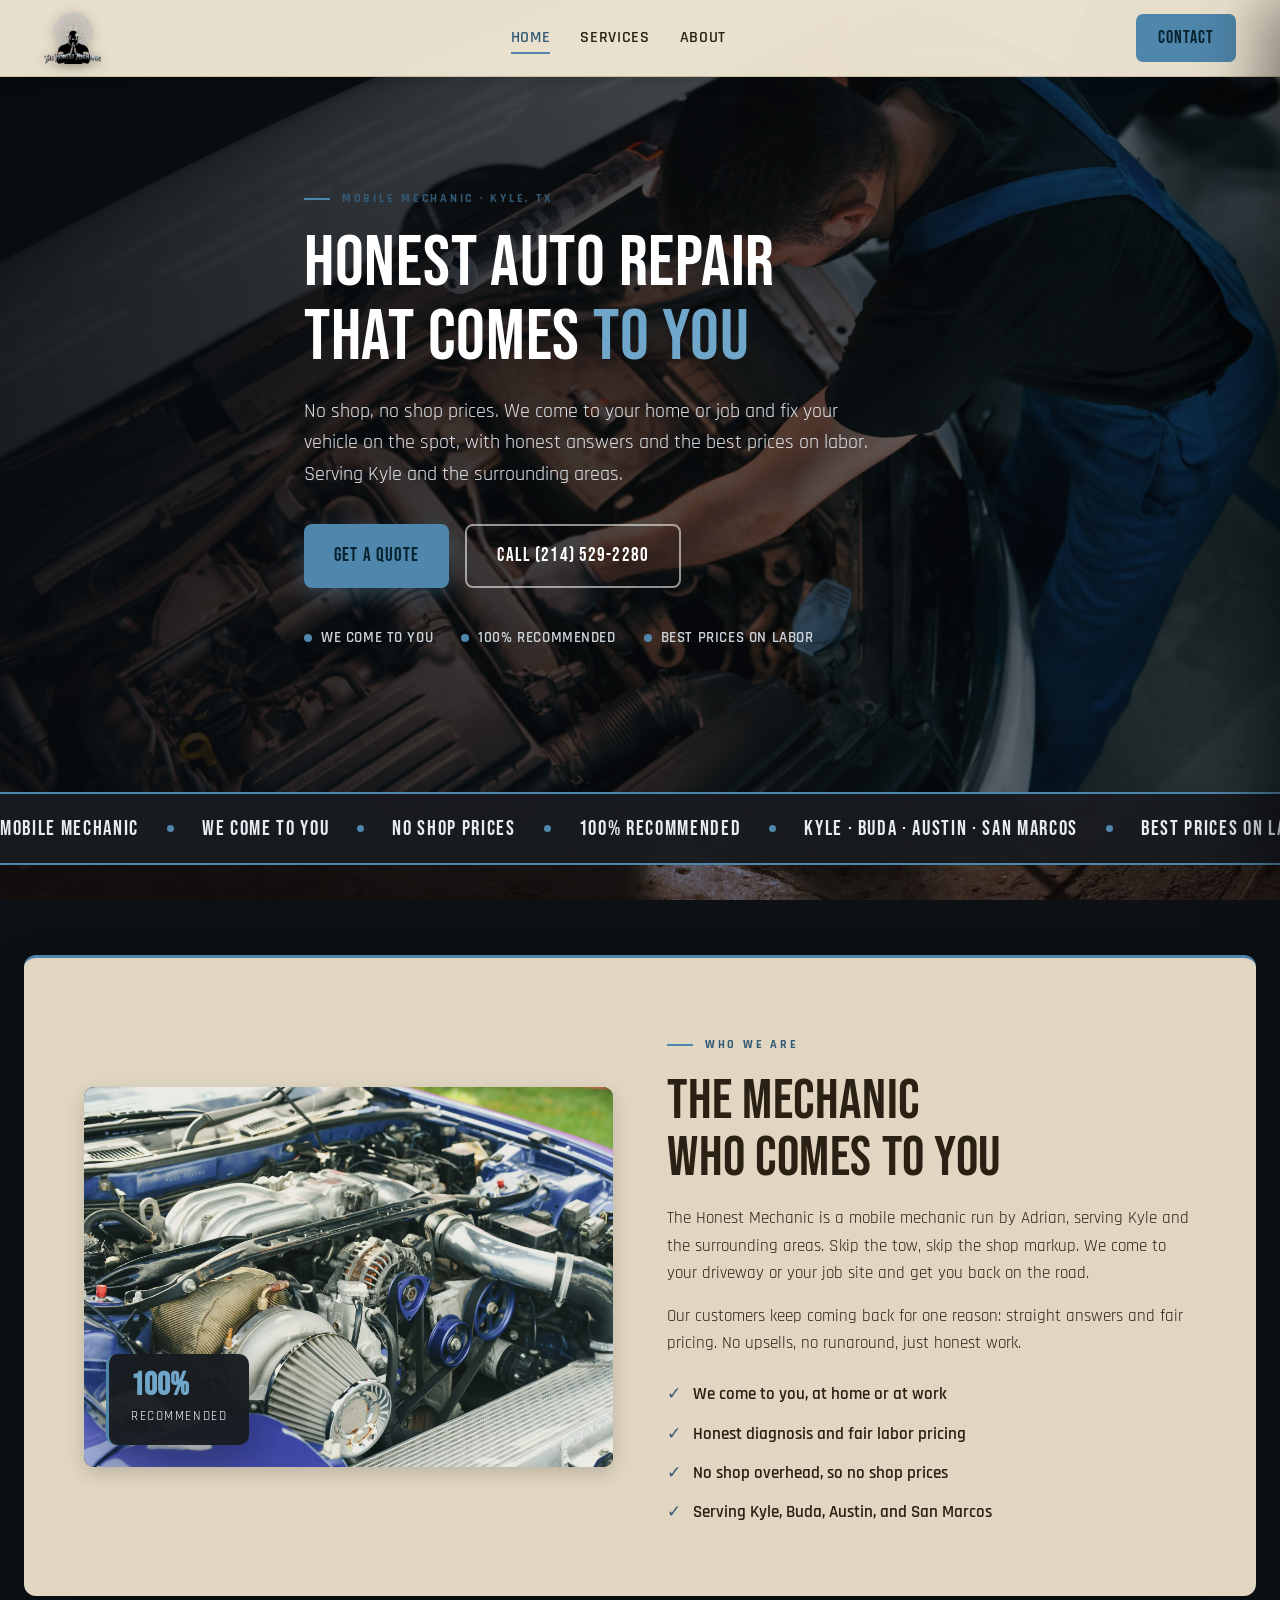
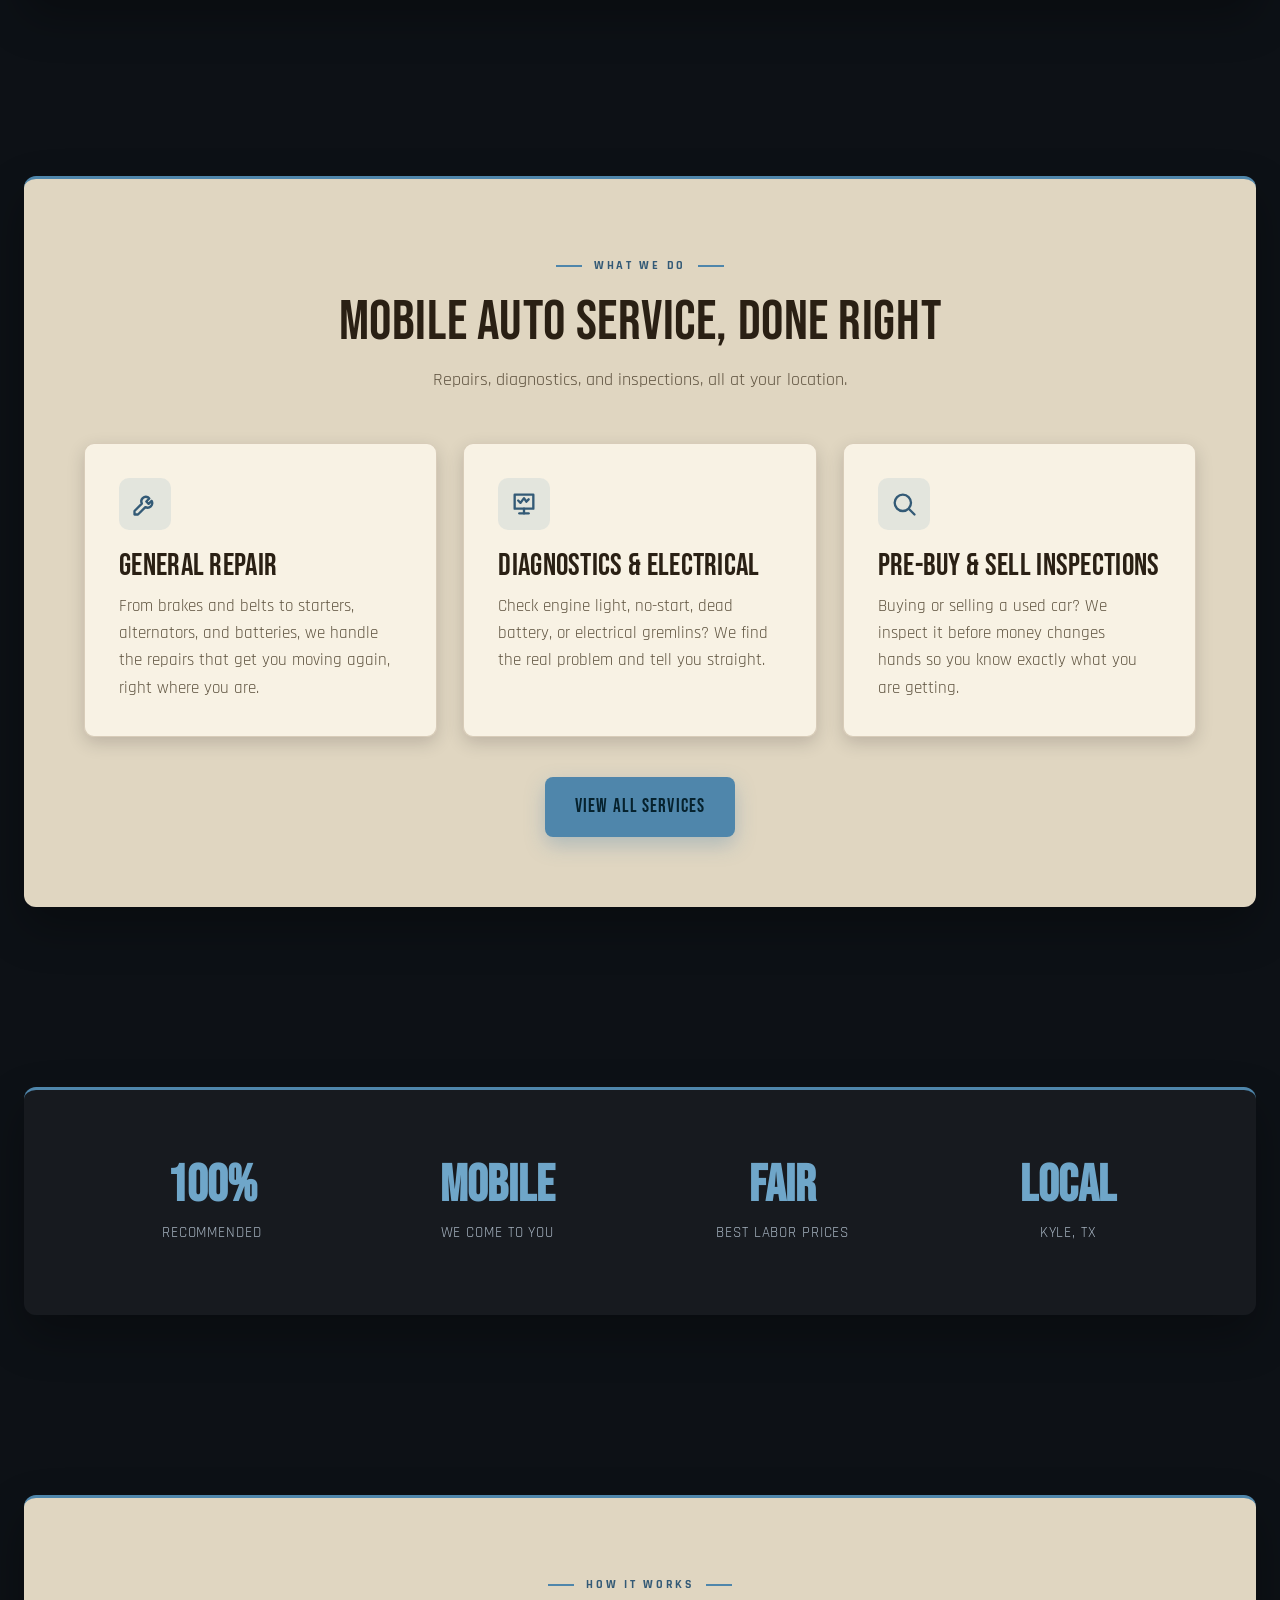
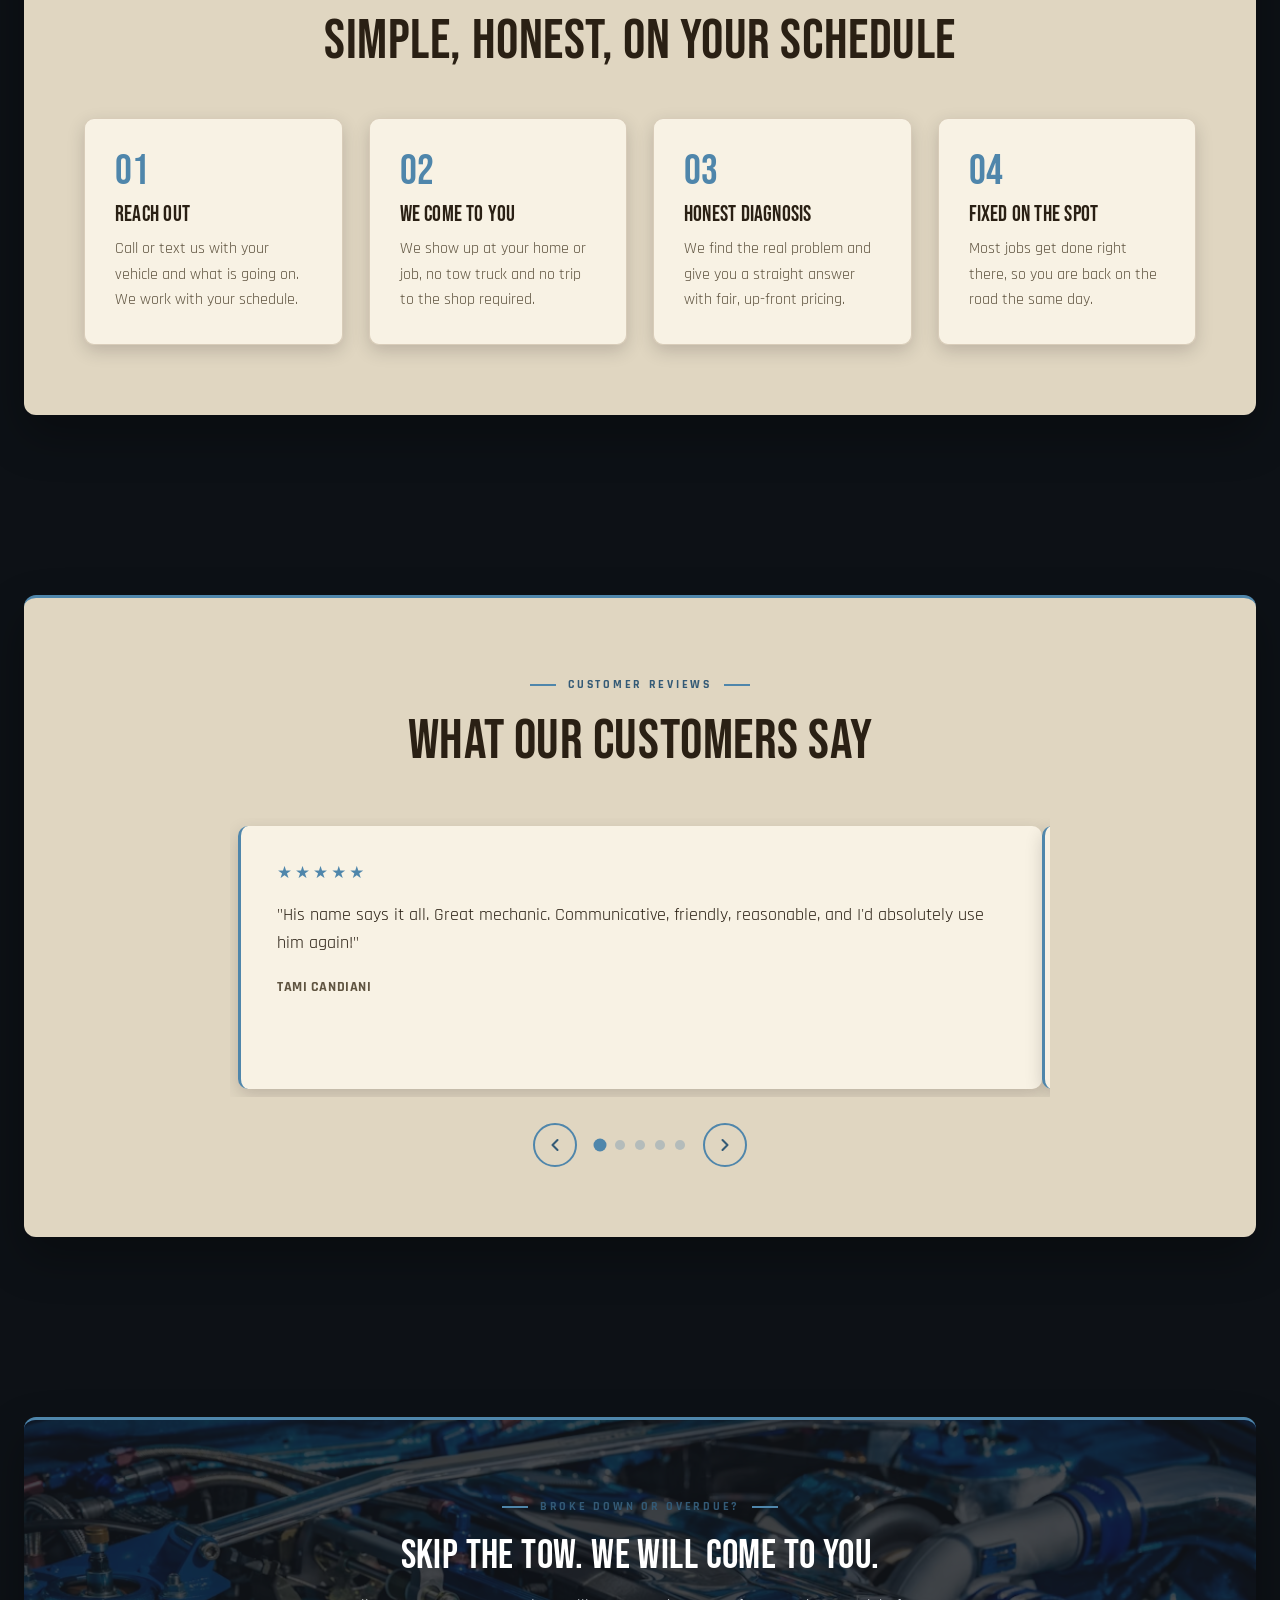
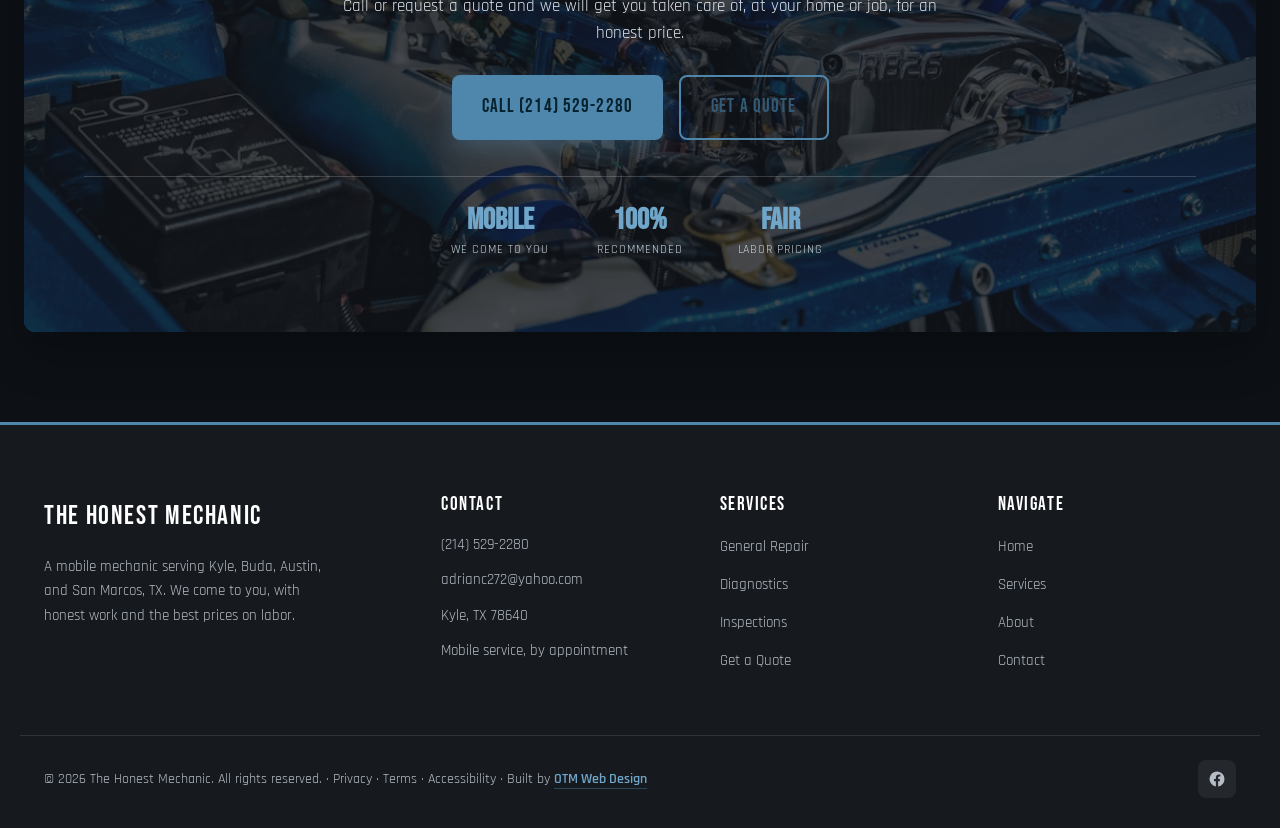
<file: index.html>
<!DOCTYPE html>
<html lang="en">
<head>
  <meta charset="UTF-8">
  <meta name="viewport" content="width=device-width, initial-scale=1.0">
  <title>The Honest Mechanic | Mobile Mechanic in Kyle, TX</title>
  <meta name="description" content="The Honest Mechanic is a mobile mechanic serving Kyle, Buda, Austin, and San Marcos, TX. We come to your home or job for repairs, diagnostics, and pre-buy inspections. No shop prices.">

  <meta property="og:type" content="website">
  <meta property="og:site_name" content="The Honest Mechanic">
  <meta property="og:title" content="The Honest Mechanic | Mobile Mechanic in Kyle, TX">
  <meta property="og:description" content="A mobile mechanic who comes to you. Honest repairs, diagnostics, and inspections across Kyle, Buda, Austin, and San Marcos. No shop prices.">
  <meta property="og:url" content="https://one-true-mission.github.io/honest-mechanic/">
  <meta property="og:image" content="https://one-true-mission.github.io/honest-mechanic/assets/og-image.jpg">
  <meta name="twitter:card" content="summary_large_image">
  <meta name="twitter:title" content="The Honest Mechanic | Mobile Mechanic in Kyle, TX">
  <meta name="twitter:description" content="A mobile mechanic who comes to you. Honest repairs and fair labor pricing across Kyle and surrounding areas.">
  <meta name="twitter:image" content="https://one-true-mission.github.io/honest-mechanic/assets/og-image.jpg">

  <link rel="preconnect" href="https://fonts.googleapis.com">
  <link rel="preconnect" href="https://fonts.gstatic.com" crossorigin>
  <link href="https://fonts.googleapis.com/css2?family=Bebas+Neue&family=Rajdhani:wght@400;500;600;700&display=swap" rel="stylesheet">
  <link rel="stylesheet" href="styles.css">
</head>
<body data-page="home">

  <!-- NAV -->
  <nav class="nav">
    <div class="nav-inner">
      <a class="brand" href="index.html" aria-label="The Honest Mechanic home">
        <img src="assets/logo.png" alt="The Honest Mechanic logo" onerror="this.style.display='none'">
      </a>
      <ul class="nav-links">
        <li><a href="index.html" data-nav="home">Home</a></li>
        <li><a href="services.html" data-nav="services">Services</a></li>
        <li><a href="about.html" data-nav="about">About</a></li>
      </ul>
      <a href="book.html" class="nav-cta">Contact</a>
      <button class="hamburger" aria-label="Open menu" aria-expanded="false"><span></span><span></span><span></span></button>
    </div>
  </nav>

  <!-- MOBILE MENU -->
  <div class="nav-backdrop"></div>
  <aside class="mobile-menu" aria-label="Mobile navigation">
    <a href="index.html" data-nav="home">Home</a>
    <a href="services.html" data-nav="services">Services</a>
    <a href="about.html" data-nav="about">About</a>
    <a href="book.html" data-nav="book">Get a Quote</a>
    <a href="book.html" class="btn">Contact Us</a>
  </aside>

  <!-- HERO -->
  <header class="hero" style="background-image:url('assets/hero-home.jpg')">
    <div class="inner hero-content">
      <span class="eyebrow">Mobile Mechanic &middot; Kyle, TX</span>
      <h1>Honest Auto Repair That Comes <span>To You</span></h1>
      <p>No shop, no shop prices. We come to your home or job and fix your vehicle on the spot, with honest answers and the best prices on labor. Serving Kyle and the surrounding areas.</p>
      <div class="hero-actions">
        <a href="book.html" class="btn btn-primary">Get a Quote</a>
        <a href="tel:+12145292280" class="btn btn-ghost">Call (214) 529-2280</a>
      </div>
      <div class="hero-trust">
        <span>We Come To You</span>
        <span>100% Recommended</span>
        <span>Best Prices on Labor</span>
      </div>
    </div>
  </header>

  <!-- MARQUEE -->
  <div class="marquee" aria-hidden="true">
    <div class="marquee-track">
      <span class="marquee-item">Mobile Mechanic</span>
      <span class="marquee-item">We Come To You</span>
      <span class="marquee-item">No Shop Prices</span>
      <span class="marquee-item">100% Recommended</span>
      <span class="marquee-item">Kyle &middot; Buda &middot; Austin &middot; San Marcos</span>
      <span class="marquee-item">Best Prices on Labor</span>
      <span class="marquee-item">Mobile Mechanic</span>
      <span class="marquee-item">We Come To You</span>
      <span class="marquee-item">No Shop Prices</span>
      <span class="marquee-item">100% Recommended</span>
      <span class="marquee-item">Kyle &middot; Buda &middot; Austin &middot; San Marcos</span>
      <span class="marquee-item">Best Prices on Labor</span>
    </div>
  </div>

  <!-- INTRO -->
  <section>
    <div class="container">
      <div class="intro-grid">
        <div class="intro-media">
          <img src="assets/intro.jpg" alt="The Honest Mechanic working on a vehicle" onerror="this.style.display='none'">
          <div class="intro-badge">
            <strong>100%</strong>
            <span>Recommended</span>
          </div>
        </div>
        <div class="intro-copy">
          <span class="eyebrow">Who We Are</span>
          <h2>The Mechanic Who Comes To You</h2>
          <p>The Honest Mechanic is a mobile mechanic run by Adrian, serving Kyle and the surrounding areas. Skip the tow, skip the shop markup. We come to your driveway or your job site and get you back on the road.</p>
          <p>Our customers keep coming back for one reason: straight answers and fair pricing. No upsells, no runaround, just honest work.</p>
          <ul class="intro-list">
            <li>We come to you, at home or at work</li>
            <li>Honest diagnosis and fair labor pricing</li>
            <li>No shop overhead, so no shop prices</li>
            <li>Serving Kyle, Buda, Austin, and San Marcos</li>
          </ul>
        </div>
      </div>
    </div>
  </section>

  <!-- SERVICES -->
  <section>
    <div class="container">
      <div class="section-head center">
        <span class="eyebrow eyebrow--center">What We Do</span>
        <h2>Mobile Auto Service, Done Right</h2>
        <p class="lede">Repairs, diagnostics, and inspections, all at your location.</p>
      </div>
      <div class="card-grid">
        <article class="card">
          <div class="card-icon" aria-hidden="true"><svg viewBox="0 0 24 24" fill="none" stroke="currentColor" stroke-width="2" stroke-linecap="round" stroke-linejoin="round"><path d="M14.7 6.3a4 4 0 0 0-5.4 5.4L3 18v3h3l6.3-6.3a4 4 0 0 0 5.4-5.4l-2.6 2.6-2-2 2.6-2.6z"/></svg></div>
          <h3>General Repair</h3>
          <p>From brakes and belts to starters, alternators, and batteries, we handle the repairs that get you moving again, right where you are.</p>
        </article>
        <article class="card">
          <div class="card-icon" aria-hidden="true"><svg viewBox="0 0 24 24" fill="none" stroke="currentColor" stroke-width="2" stroke-linecap="round" stroke-linejoin="round"><path d="M4 4h16v12H4z"/><path d="M8 20h8"/><path d="M12 16v4"/><path d="M7 9l2 2 3-4 2 3 2-2"/></svg></div>
          <h3>Diagnostics &amp; Electrical</h3>
          <p>Check engine light, no-start, dead battery, or electrical gremlins? We find the real problem and tell you straight.</p>
        </article>
        <article class="card">
          <div class="card-icon" aria-hidden="true"><svg viewBox="0 0 24 24" fill="none" stroke="currentColor" stroke-width="2" stroke-linecap="round" stroke-linejoin="round"><circle cx="11" cy="11" r="7"/><path d="M21 21l-4.3-4.3"/></svg></div>
          <h3>Pre-Buy &amp; Sell Inspections</h3>
          <p>Buying or selling a used car? We inspect it before money changes hands so you know exactly what you are getting.</p>
        </article>
      </div>
      <div class="services-more">
        <a href="services.html" class="btn btn-primary">View All Services</a>
      </div>
    </div>
  </section>

  <!-- STATS -->
  <section>
    <div class="container container--deep">
      <div class="stats-grid">
        <div class="stat"><strong>100%</strong><span>Recommended</span></div>
        <div class="stat"><strong>Mobile</strong><span>We Come To You</span></div>
        <div class="stat"><strong>Fair</strong><span>Best Labor Prices</span></div>
        <div class="stat"><strong>Local</strong><span>Kyle, TX</span></div>
      </div>
    </div>
  </section>

  <!-- PROCESS -->
  <section>
    <div class="container">
      <div class="section-head center">
        <span class="eyebrow eyebrow--center">How It Works</span>
        <h2>Simple, Honest, On Your Schedule</h2>
      </div>
      <div class="process-grid">
        <div class="step"><span class="step-num">01</span><h3>Reach Out</h3><p>Call or text us with your vehicle and what is going on. We work with your schedule.</p></div>
        <div class="step"><span class="step-num">02</span><h3>We Come To You</h3><p>We show up at your home or job, no tow truck and no trip to the shop required.</p></div>
        <div class="step"><span class="step-num">03</span><h3>Honest Diagnosis</h3><p>We find the real problem and give you a straight answer with fair, up-front pricing.</p></div>
        <div class="step"><span class="step-num">04</span><h3>Fixed On The Spot</h3><p>Most jobs get done right there, so you are back on the road the same day.</p></div>
      </div>
    </div>
  </section>

  <!-- REVIEWS -->
  <section>
    <div class="container">
      <div class="section-head center">
        <span class="eyebrow eyebrow--center">Customer Reviews</span>
        <h2>What Our Customers Say</h2>
      </div>
      <div class="rev-carousel" data-reviews>
        <div class="rev-viewport">
          <div class="rev-track">
            <div class="rev-slide">
              <div class="review-card">
                <div class="review-stars" aria-label="5 out of 5 stars">&#9733;&#9733;&#9733;&#9733;&#9733;</div>
                <blockquote>"His name says it all. Great mechanic. Communicative, friendly, reasonable, and I'd absolutely use him again!"</blockquote>
                <div class="review-author">Tami Candiani</div>
              </div>
            </div>
            <div class="rev-slide">
              <div class="review-card">
                <div class="review-stars" aria-label="5 out of 5 stars">&#9733;&#9733;&#9733;&#9733;&#9733;</div>
                <blockquote>"He helped me out twice. The first time it was too much oil in my truck. Today my truck was stuck at Walmart. I thought it was the battery or alternator, it was the starter. He fixed it immediately! I was sooo happy I didn't have to tow it. Highly recommended!"</blockquote>
                <div class="review-author">Keyonna Trevathan</div>
              </div>
            </div>
            <div class="rev-slide">
              <div class="review-card">
                <div class="review-stars" aria-label="5 out of 5 stars">&#9733;&#9733;&#9733;&#9733;&#9733;</div>
                <blockquote>"Awesome, honorable, trustworthy guy. And it can be hard to find good mechanics. Adrian is one of the few."</blockquote>
                <div class="review-author">Daniel Shank</div>
              </div>
            </div>
            <div class="rev-slide">
              <div class="review-card">
                <div class="review-stars" aria-label="5 out of 5 stars">&#9733;&#9733;&#9733;&#9733;&#9733;</div>
                <blockquote>"I reached out about my daughter's car, and even though he normally works weekdays, he replied to my text right away. He showed up early the next morning, jump-started the car, and gave great advice. He was quick, polite, and professional, and only charged $50. It's rare to find someone that reliable and honest."</blockquote>
                <div class="review-author">Jorge A Nore&ntilde;a</div>
              </div>
            </div>
            <div class="rev-slide">
              <div class="review-card">
                <div class="review-stars" aria-label="5 out of 5 stars">&#9733;&#9733;&#9733;&#9733;&#9733;</div>
                <blockquote>"After having my car towed to different shops, we got Mr Adrian recommended. He is the most honest person, fast and professional, and got my car running in hours. Thank you so much, Adrian. Someone you can definitely trust."</blockquote>
                <div class="review-author">Maria Venegas</div>
              </div>
            </div>
          </div>
        </div>
        <div class="rev-controls">
          <button class="rev-btn" data-rev-prev aria-label="Previous review"><svg viewBox="0 0 24 24" fill="none" stroke="currentColor" stroke-width="2.5" stroke-linecap="round" stroke-linejoin="round"><path d="M15 18l-6-6 6-6"/></svg></button>
          <div class="rev-dots">
            <button class="rev-dot is-active" aria-label="Show review 1"></button>
            <button class="rev-dot" aria-label="Show review 2"></button>
            <button class="rev-dot" aria-label="Show review 3"></button>
            <button class="rev-dot" aria-label="Show review 4"></button>
            <button class="rev-dot" aria-label="Show review 5"></button>
          </div>
          <button class="rev-btn" data-rev-next aria-label="Next review"><svg viewBox="0 0 24 24" fill="none" stroke="currentColor" stroke-width="2.5" stroke-linecap="round" stroke-linejoin="round"><path d="M9 6l6 6-6 6"/></svg></button>
        </div>
      </div>
    </div>
  </section>

  <!-- CTA -->
  <section>
    <div class="container cta">
      <span class="eyebrow eyebrow--center">Broke Down or Overdue?</span>
      <h2>Skip the Tow. We Will Come To You.</h2>
      <p>Call or request a quote and we will get you taken care of, at your home or job, for an honest price.</p>
      <div class="cta-actions">
        <a href="tel:+12145292280" class="btn btn-primary">Call (214) 529-2280</a>
        <a href="book.html" class="btn btn-outline">Get a Quote</a>
      </div>
      <div class="cta-trust">
        <div><strong>Mobile</strong><span>We Come To You</span></div>
        <div><strong>100%</strong><span>Recommended</span></div>
        <div><strong>Fair</strong><span>Labor Pricing</span></div>
      </div>
    </div>
  </section>

  <!-- FOOTER -->
  <footer class="footer">
    <div class="footer-grid">
      <div class="footer-brand">
        <span class="brand-mark">THE HONEST MECHANIC</span>
        <p>A mobile mechanic serving Kyle, Buda, Austin, and San Marcos, TX. We come to you, with honest work and the best prices on labor.</p>
      </div>
      <div>
        <h4>Contact</h4>
        <ul class="footer-contact">
          <li><a href="tel:+12145292280">(214) 529-2280</a></li>
          <li><a href="mailto:adrianc272@yahoo.com">adrianc272@yahoo.com</a></li>
          <li><span>Kyle, TX 78640</span></li>
          <li><span>Mobile service, by appointment</span></li>
        </ul>
      </div>
      <div>
        <h4>Services</h4>
        <ul>
          <li><a href="services.html">General Repair</a></li>
          <li><a href="services.html">Diagnostics</a></li>
          <li><a href="services.html">Inspections</a></li>
          <li><a href="book.html">Get a Quote</a></li>
        </ul>
      </div>
      <div>
        <h4>Navigate</h4>
        <ul>
          <li><a href="index.html">Home</a></li>
          <li><a href="services.html">Services</a></li>
          <li><a href="about.html">About</a></li>
          <li><a href="book.html">Contact</a></li>
        </ul>
      </div>
    </div>
    <div class="footer-bottom">
      <div>&copy; 2026 The Honest Mechanic. All rights reserved. &middot;
        <a href="privacy.html">Privacy</a> &middot;
        <a href="terms.html">Terms</a> &middot;
        <a href="accessibility.html">Accessibility</a> &middot;
        Built by <a href="https://otm-designs.com" target="_blank" rel="noopener">OTM Web Design</a>
      </div>
      <div class="footer-social">
        <a href="https://www.facebook.com/TheHonestMechanic" target="_blank" rel="noopener" aria-label="The Honest Mechanic on Facebook">
          <svg viewBox="0 0 24 24" fill="currentColor"><path d="M22 12a10 10 0 1 0-11.5 9.9v-7H8v-2.9h2.5V9.8c0-2.5 1.5-3.9 3.8-3.9 1.1 0 2.2.2 2.2.2v2.5h-1.3c-1.2 0-1.6.8-1.6 1.6v1.9H16l-.4 2.9h-2.1v7A10 10 0 0 0 22 12z"/></svg>
        </a>
      </div>
    </div>
  </footer>

  <a href="tel:+12145292280" class="call-bar">Call Now &middot; (214) 529-2280</a>

  <script src="script.js"></script>
</body>
</html>
</file>
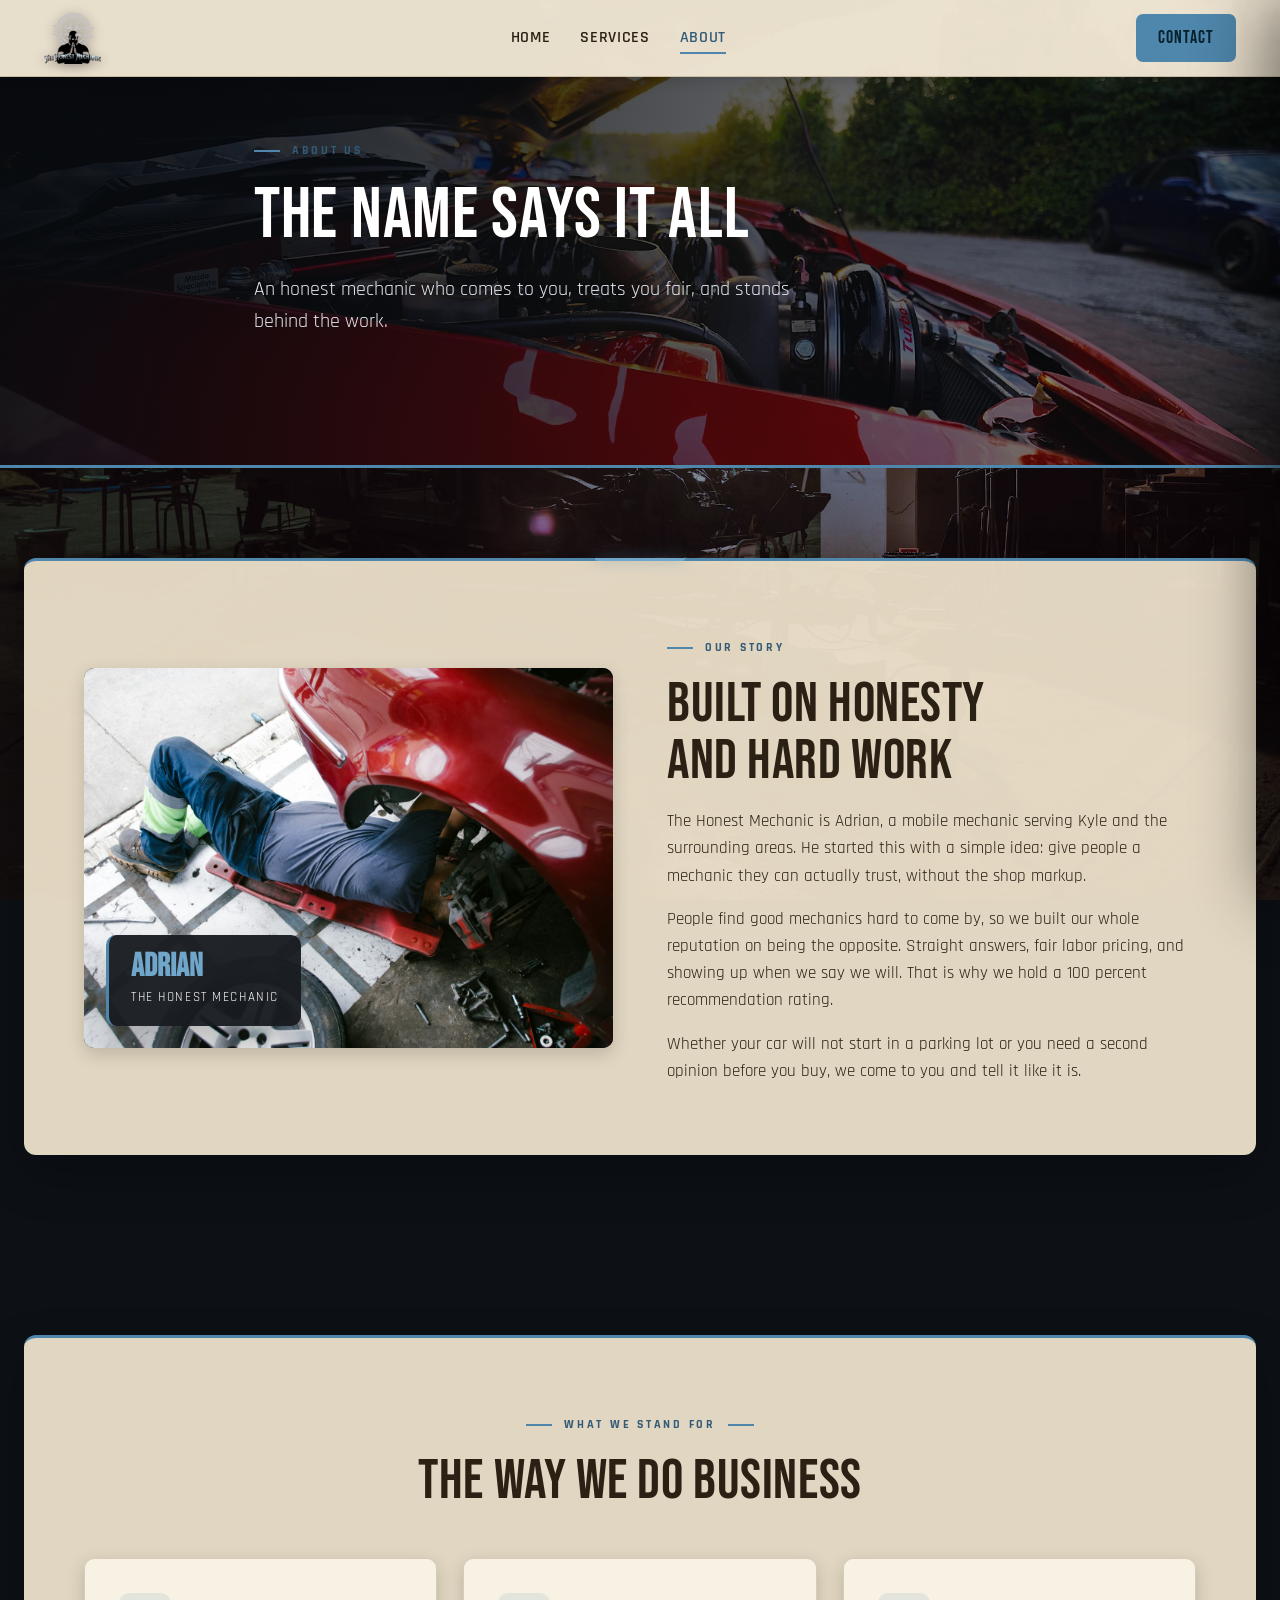
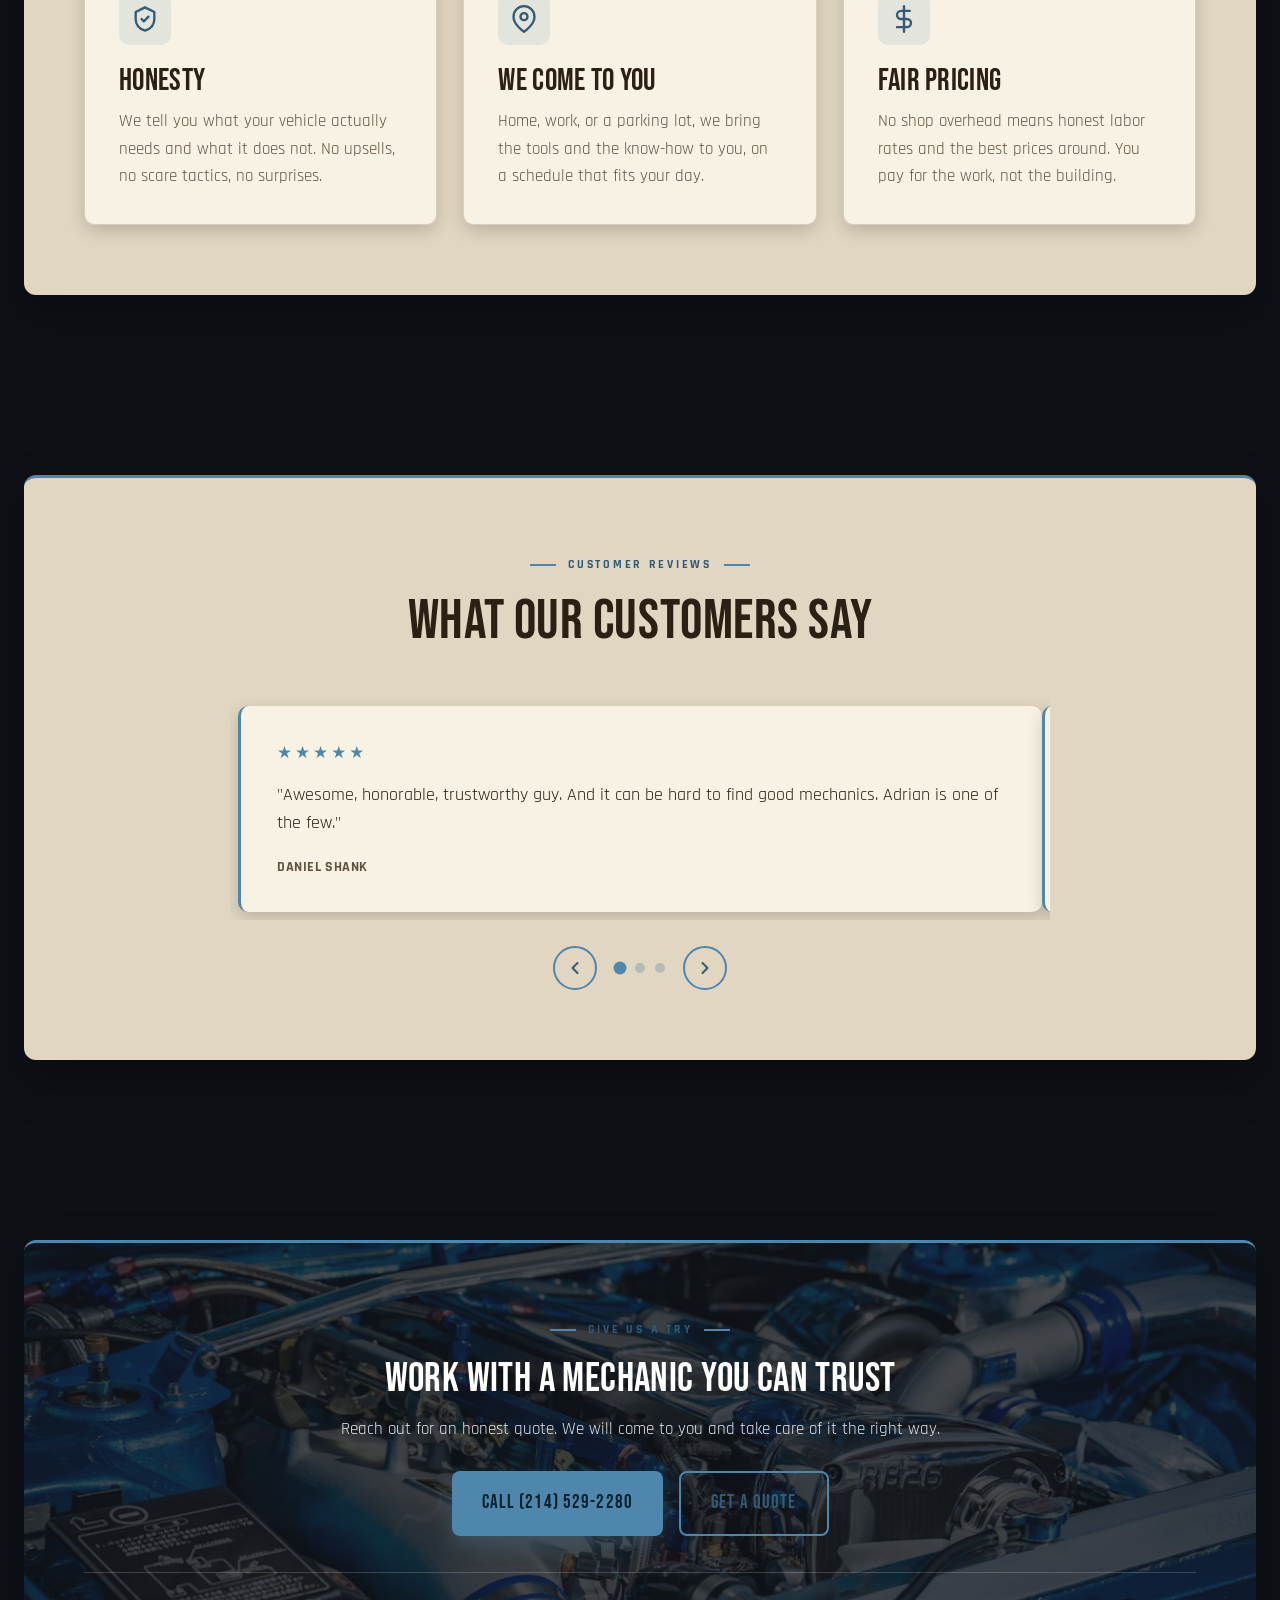
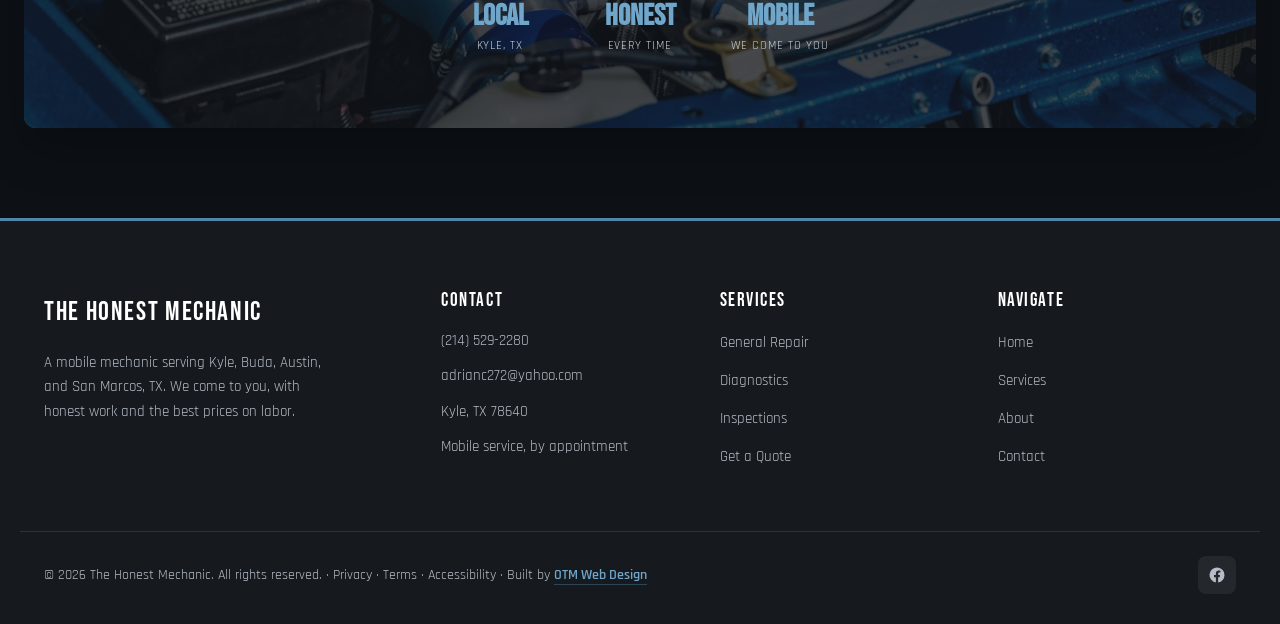
<file: about.html>
<!DOCTYPE html>
<html lang="en">
<head>
  <meta charset="UTF-8">
  <meta name="viewport" content="width=device-width, initial-scale=1.0">
  <title>About | The Honest Mechanic | Mobile Mechanic in Kyle, TX</title>
  <meta name="description" content="Meet Adrian, The Honest Mechanic, a mobile mechanic serving Kyle and the surrounding areas. Honest answers, fair labor pricing, and service that comes to you.">

  <meta property="og:type" content="website">
  <meta property="og:site_name" content="The Honest Mechanic">
  <meta property="og:title" content="About The Honest Mechanic">
  <meta property="og:description" content="Meet Adrian, a mobile mechanic serving Kyle, TX. Honest answers, fair pricing, and service that comes to you.">
  <meta property="og:url" content="https://one-true-mission.github.io/honest-mechanic/about.html">
  <meta property="og:image" content="https://one-true-mission.github.io/honest-mechanic/assets/og-image.jpg">
  <meta name="twitter:card" content="summary_large_image">
  <meta name="twitter:title" content="About The Honest Mechanic">
  <meta name="twitter:description" content="Meet Adrian, a mobile mechanic serving Kyle, TX. Honest, fair, and he comes to you.">
  <meta name="twitter:image" content="https://one-true-mission.github.io/honest-mechanic/assets/og-image.jpg">

  <link rel="preconnect" href="https://fonts.googleapis.com">
  <link rel="preconnect" href="https://fonts.gstatic.com" crossorigin>
  <link href="https://fonts.googleapis.com/css2?family=Bebas+Neue&family=Rajdhani:wght@400;500;600;700&display=swap" rel="stylesheet">
  <link rel="stylesheet" href="styles.css">
</head>
<body data-page="about">

  <!-- NAV -->
  <nav class="nav">
    <div class="nav-inner">
      <a class="brand" href="index.html" aria-label="The Honest Mechanic home">
        <img src="assets/logo.png" alt="The Honest Mechanic logo" onerror="this.style.display='none'">
      </a>
      <ul class="nav-links">
        <li><a href="index.html" data-nav="home">Home</a></li>
        <li><a href="services.html" data-nav="services">Services</a></li>
        <li><a href="about.html" data-nav="about">About</a></li>
      </ul>
      <a href="book.html" class="nav-cta">Contact</a>
      <button class="hamburger" aria-label="Open menu" aria-expanded="false"><span></span><span></span><span></span></button>
    </div>
  </nav>
  <div class="nav-backdrop"></div>
  <aside class="mobile-menu" aria-label="Mobile navigation">
    <a href="index.html" data-nav="home">Home</a>
    <a href="services.html" data-nav="services">Services</a>
    <a href="about.html" data-nav="about">About</a>
    <a href="book.html" data-nav="book">Get a Quote</a>
    <a href="book.html" class="btn">Contact Us</a>
  </aside>

  <!-- HERO -->
  <header class="hero hero--page" style="background-image:url('assets/hero-about.jpg')">
    <div class="inner hero-content">
      <span class="eyebrow">About Us</span>
      <h1>The Name Says It All</h1>
      <p>An honest mechanic who comes to you, treats you fair, and stands behind the work.</p>
    </div>
  </header>

  <!-- STORY -->
  <section>
    <div class="container has-tab">
      <div class="intro-grid">
        <div class="intro-media">
          <img src="assets/about-main.jpg" alt="The Honest Mechanic tools and equipment" onerror="this.style.display='none'">
          <div class="intro-badge"><strong>Adrian</strong><span>The Honest Mechanic</span></div>
        </div>
        <div class="intro-copy">
          <span class="eyebrow">Our Story</span>
          <h2>Built on Honesty and Hard Work</h2>
          <p>The Honest Mechanic is Adrian, a mobile mechanic serving Kyle and the surrounding areas. He started this with a simple idea: give people a mechanic they can actually trust, without the shop markup.</p>
          <p>People find good mechanics hard to come by, so we built our whole reputation on being the opposite. Straight answers, fair labor pricing, and showing up when we say we will. That is why we hold a 100 percent recommendation rating.</p>
          <p>Whether your car will not start in a parking lot or you need a second opinion before you buy, we come to you and tell it like it is.</p>
        </div>
      </div>
    </div>
  </section>

  <!-- VALUES -->
  <section>
    <div class="container">
      <div class="section-head center">
        <span class="eyebrow eyebrow--center">What We Stand For</span>
        <h2>The Way We Do Business</h2>
      </div>
      <div class="card-grid">
        <article class="card">
          <div class="card-icon" aria-hidden="true"><svg viewBox="0 0 24 24" fill="none" stroke="currentColor" stroke-width="2" stroke-linecap="round" stroke-linejoin="round"><path d="M12 2l8 4v6c0 5-3.4 8.5-8 10-4.6-1.5-8-5-8-10V6z"/><path d="M9 12l2 2 4-4"/></svg></div>
          <h3>Honesty</h3>
          <p>We tell you what your vehicle actually needs and what it does not. No upsells, no scare tactics, no surprises.</p>
        </article>
        <article class="card">
          <div class="card-icon" aria-hidden="true"><svg viewBox="0 0 24 24" fill="none" stroke="currentColor" stroke-width="2" stroke-linecap="round" stroke-linejoin="round"><path d="M21 10c0 7-9 13-9 13s-9-6-9-13a9 9 0 0 1 18 0z"/><circle cx="12" cy="10" r="3"/></svg></div>
          <h3>We Come To You</h3>
          <p>Home, work, or a parking lot, we bring the tools and the know-how to you, on a schedule that fits your day.</p>
        </article>
        <article class="card">
          <div class="card-icon" aria-hidden="true"><svg viewBox="0 0 24 24" fill="none" stroke="currentColor" stroke-width="2" stroke-linecap="round" stroke-linejoin="round"><path d="M12 1v22"/><path d="M17 5H9.5a3.5 3.5 0 0 0 0 7h5a3.5 3.5 0 0 1 0 7H6"/></svg></div>
          <h3>Fair Pricing</h3>
          <p>No shop overhead means honest labor rates and the best prices around. You pay for the work, not the building.</p>
        </article>
      </div>
    </div>
  </section>

  <!-- REVIEWS -->
  <section>
    <div class="container">
      <div class="section-head center">
        <span class="eyebrow eyebrow--center">Customer Reviews</span>
        <h2>What Our Customers Say</h2>
      </div>
      <div class="rev-carousel" data-reviews>
        <div class="rev-viewport">
          <div class="rev-track">
            <div class="rev-slide">
              <div class="review-card">
                <div class="review-stars" aria-label="5 out of 5 stars">&#9733;&#9733;&#9733;&#9733;&#9733;</div>
                <blockquote>"Awesome, honorable, trustworthy guy. And it can be hard to find good mechanics. Adrian is one of the few."</blockquote>
                <div class="review-author">Daniel Shank</div>
              </div>
            </div>
            <div class="rev-slide">
              <div class="review-card">
                <div class="review-stars" aria-label="5 out of 5 stars">&#9733;&#9733;&#9733;&#9733;&#9733;</div>
                <blockquote>"He fixed it immediately! I was sooo happy I didn't have to tow it. Highly recommended! Thank you sooo much."</blockquote>
                <div class="review-author">Keyonna Trevathan</div>
              </div>
            </div>
            <div class="rev-slide">
              <div class="review-card">
                <div class="review-stars" aria-label="5 out of 5 stars">&#9733;&#9733;&#9733;&#9733;&#9733;</div>
                <blockquote>"He is the most honest person, fast and professional, and got my car running in hours. Someone you can definitely trust."</blockquote>
                <div class="review-author">Maria Venegas</div>
              </div>
            </div>
          </div>
        </div>
        <div class="rev-controls">
          <button class="rev-btn" data-rev-prev aria-label="Previous review"><svg viewBox="0 0 24 24" fill="none" stroke="currentColor" stroke-width="2.5" stroke-linecap="round" stroke-linejoin="round"><path d="M15 18l-6-6 6-6"/></svg></button>
          <div class="rev-dots">
            <button class="rev-dot is-active" aria-label="Show review 1"></button>
            <button class="rev-dot" aria-label="Show review 2"></button>
            <button class="rev-dot" aria-label="Show review 3"></button>
          </div>
          <button class="rev-btn" data-rev-next aria-label="Next review"><svg viewBox="0 0 24 24" fill="none" stroke="currentColor" stroke-width="2.5" stroke-linecap="round" stroke-linejoin="round"><path d="M9 6l6 6-6 6"/></svg></button>
        </div>
      </div>
    </div>
  </section>

  <!-- CTA -->
  <section>
    <div class="container cta">
      <span class="eyebrow eyebrow--center">Give Us a Try</span>
      <h2>Work With a Mechanic You Can Trust</h2>
      <p>Reach out for an honest quote. We will come to you and take care of it the right way.</p>
      <div class="cta-actions">
        <a href="tel:+12145292280" class="btn btn-primary">Call (214) 529-2280</a>
        <a href="book.html" class="btn btn-outline">Get a Quote</a>
      </div>
      <div class="cta-trust">
        <div><strong>Local</strong><span>Kyle, TX</span></div>
        <div><strong>Honest</strong><span>Every Time</span></div>
        <div><strong>Mobile</strong><span>We Come To You</span></div>
      </div>
    </div>
  </section>

  <!-- FOOTER -->
  <footer class="footer">
    <div class="footer-grid">
      <div class="footer-brand">
        <span class="brand-mark">THE HONEST MECHANIC</span>
        <p>A mobile mechanic serving Kyle, Buda, Austin, and San Marcos, TX. We come to you, with honest work and the best prices on labor.</p>
      </div>
      <div>
        <h4>Contact</h4>
        <ul class="footer-contact">
          <li><a href="tel:+12145292280">(214) 529-2280</a></li>
          <li><a href="mailto:adrianc272@yahoo.com">adrianc272@yahoo.com</a></li>
          <li><span>Kyle, TX 78640</span></li>
          <li><span>Mobile service, by appointment</span></li>
        </ul>
      </div>
      <div>
        <h4>Services</h4>
        <ul>
          <li><a href="services.html">General Repair</a></li>
          <li><a href="services.html">Diagnostics</a></li>
          <li><a href="services.html">Inspections</a></li>
          <li><a href="book.html">Get a Quote</a></li>
        </ul>
      </div>
      <div>
        <h4>Navigate</h4>
        <ul>
          <li><a href="index.html">Home</a></li>
          <li><a href="services.html">Services</a></li>
          <li><a href="about.html">About</a></li>
          <li><a href="book.html">Contact</a></li>
        </ul>
      </div>
    </div>
    <div class="footer-bottom">
      <div>&copy; 2026 The Honest Mechanic. All rights reserved. &middot;
        <a href="privacy.html">Privacy</a> &middot;
        <a href="terms.html">Terms</a> &middot;
        <a href="accessibility.html">Accessibility</a> &middot;
        Built by <a href="https://otm-designs.com" target="_blank" rel="noopener">OTM Web Design</a>
      </div>
      <div class="footer-social">
        <a href="https://www.facebook.com/TheHonestMechanic" target="_blank" rel="noopener" aria-label="The Honest Mechanic on Facebook">
          <svg viewBox="0 0 24 24" fill="currentColor"><path d="M22 12a10 10 0 1 0-11.5 9.9v-7H8v-2.9h2.5V9.8c0-2.5 1.5-3.9 3.8-3.9 1.1 0 2.2.2 2.2.2v2.5h-1.3c-1.2 0-1.6.8-1.6 1.6v1.9H16l-.4 2.9h-2.1v7A10 10 0 0 0 22 12z"/></svg>
        </a>
      </div>
    </div>
  </footer>

  <a href="tel:+12145292280" class="call-bar">Call Now &middot; (214) 529-2280</a>

  <script src="script.js"></script>
</body>
</html>
</file>
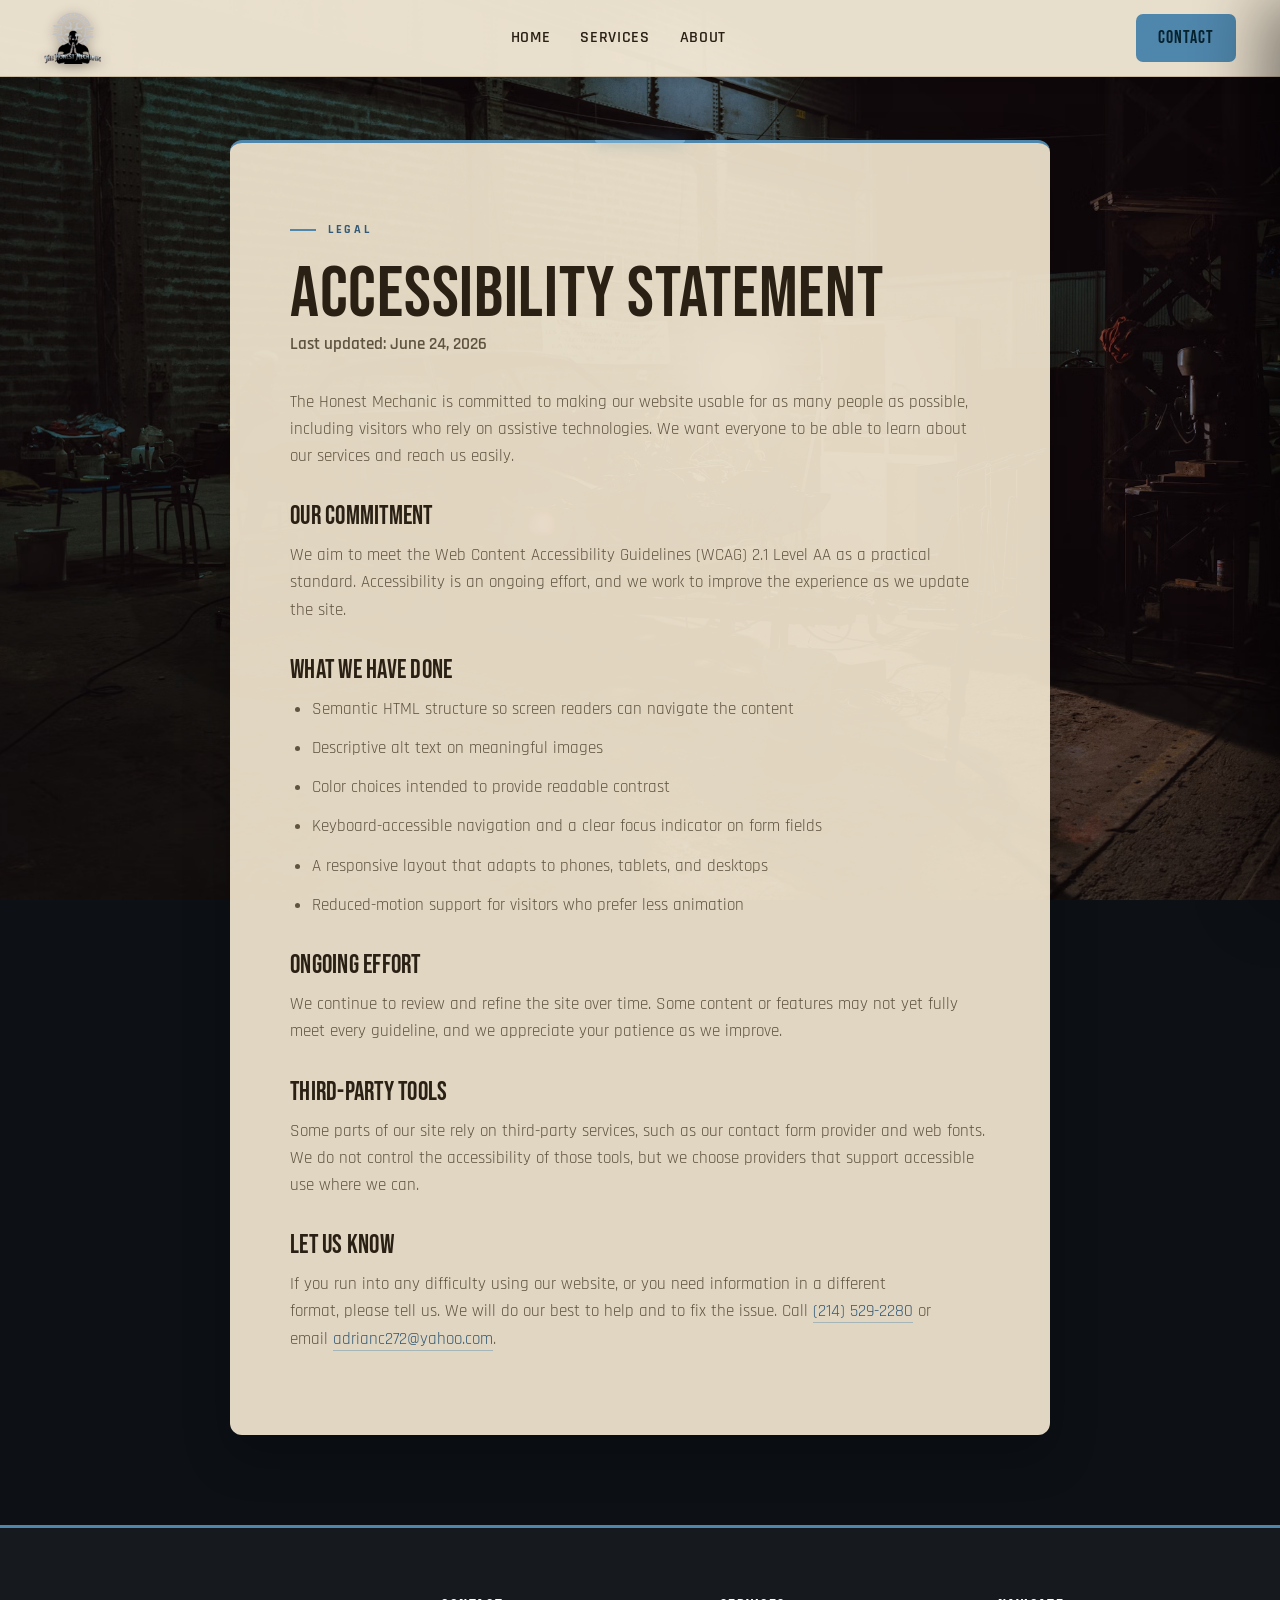
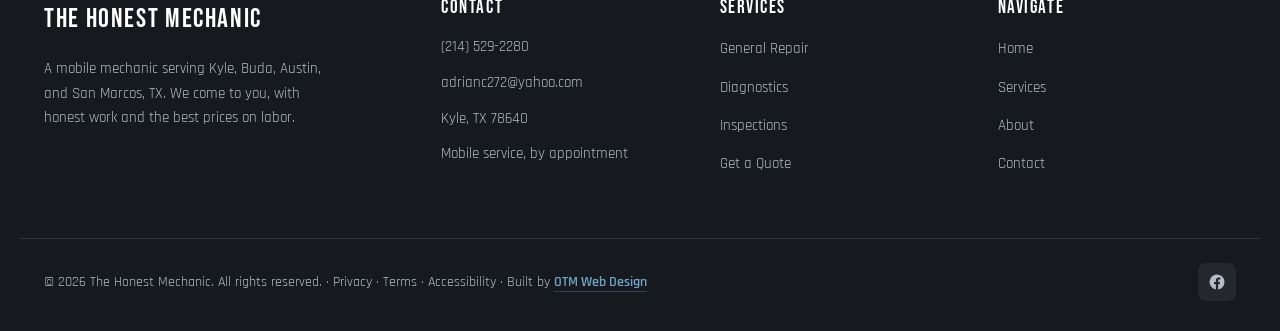
<file: accessibility.html>
<!DOCTYPE html>
<html lang="en">
<head>
  <meta charset="UTF-8">
  <meta name="viewport" content="width=device-width, initial-scale=1.0">
  <meta name="robots" content="noindex">
  <title>Accessibility | The Honest Mechanic</title>
  <meta name="description" content="Accessibility statement for The Honest Mechanic.">

  <link rel="preconnect" href="https://fonts.googleapis.com">
  <link rel="preconnect" href="https://fonts.gstatic.com" crossorigin>
  <link href="https://fonts.googleapis.com/css2?family=Bebas+Neue&family=Rajdhani:wght@400;500;600;700&display=swap" rel="stylesheet">
  <link rel="stylesheet" href="styles.css">
</head>
<body data-page="legal">

  <!-- NAV -->
  <nav class="nav">
    <div class="nav-inner">
      <a class="brand" href="index.html" aria-label="The Honest Mechanic home">
        <img src="assets/logo.png" alt="The Honest Mechanic logo" onerror="this.style.display='none'">
      </a>
      <ul class="nav-links">
        <li><a href="index.html" data-nav="home">Home</a></li>
        <li><a href="services.html" data-nav="services">Services</a></li>
        <li><a href="about.html" data-nav="about">About</a></li>
      </ul>
      <a href="book.html" class="nav-cta">Contact</a>
      <button class="hamburger" aria-label="Open menu" aria-expanded="false"><span></span><span></span><span></span></button>
    </div>
  </nav>
  <div class="nav-backdrop"></div>
  <aside class="mobile-menu" aria-label="Mobile navigation">
    <a href="index.html" data-nav="home">Home</a>
    <a href="services.html" data-nav="services">Services</a>
    <a href="about.html" data-nav="about">About</a>
    <a href="book.html" data-nav="book">Get a Quote</a>
    <a href="book.html" class="btn">Contact Us</a>
  </aside>

  <section style="padding-top:140px">
    <div class="container has-tab legal-body">
      <span class="eyebrow">Legal</span>
      <h1>Accessibility Statement</h1>
      <p class="legal-updated">Last updated: June 24, 2026</p>

      <p>The Honest Mechanic is committed to making our website usable for as many people as possible, including visitors who rely on assistive technologies. We want everyone to be able to learn about our services and reach us easily.</p>

      <h2>Our Commitment</h2>
      <p>We aim to meet the Web Content Accessibility Guidelines (WCAG) 2.1 Level AA as a practical standard. Accessibility is an ongoing effort, and we work to improve the experience as we update the site.</p>

      <h2>What We Have Done</h2>
      <ul>
        <li>Semantic HTML structure so screen readers can navigate the content</li>
        <li>Descriptive alt text on meaningful images</li>
        <li>Color choices intended to provide readable contrast</li>
        <li>Keyboard-accessible navigation and a clear focus indicator on form fields</li>
        <li>A responsive layout that adapts to phones, tablets, and desktops</li>
        <li>Reduced-motion support for visitors who prefer less animation</li>
      </ul>

      <h2>Ongoing Effort</h2>
      <p>We continue to review and refine the site over time. Some content or features may not yet fully meet every guideline, and we appreciate your patience as we improve.</p>

      <h2>Third-Party Tools</h2>
      <p>Some parts of our site rely on third-party services, such as our contact form provider and web fonts. We do not control the accessibility of those tools, but we choose providers that support accessible use where we can.</p>

      <h2>Let Us Know</h2>
      <p>If you run into any difficulty using our website, or you need information in a different format, please tell us. We will do our best to help and to fix the issue. Call <a href="tel:+12145292280">(214) 529-2280</a> or email <a href="mailto:adrianc272@yahoo.com">adrianc272@yahoo.com</a>.</p>
    </div>
  </section>

  <!-- FOOTER -->
  <footer class="footer">
    <div class="footer-grid">
      <div class="footer-brand">
        <span class="brand-mark">THE HONEST MECHANIC</span>
        <p>A mobile mechanic serving Kyle, Buda, Austin, and San Marcos, TX. We come to you, with honest work and the best prices on labor.</p>
      </div>
      <div>
        <h4>Contact</h4>
        <ul class="footer-contact">
          <li><a href="tel:+12145292280">(214) 529-2280</a></li>
          <li><a href="mailto:adrianc272@yahoo.com">adrianc272@yahoo.com</a></li>
          <li><span>Kyle, TX 78640</span></li>
          <li><span>Mobile service, by appointment</span></li>
        </ul>
      </div>
      <div>
        <h4>Services</h4>
        <ul>
          <li><a href="services.html">General Repair</a></li>
          <li><a href="services.html">Diagnostics</a></li>
          <li><a href="services.html">Inspections</a></li>
          <li><a href="book.html">Get a Quote</a></li>
        </ul>
      </div>
      <div>
        <h4>Navigate</h4>
        <ul>
          <li><a href="index.html">Home</a></li>
          <li><a href="services.html">Services</a></li>
          <li><a href="about.html">About</a></li>
          <li><a href="book.html">Contact</a></li>
        </ul>
      </div>
    </div>
    <div class="footer-bottom">
      <div>&copy; 2026 The Honest Mechanic. All rights reserved. &middot;
        <a href="privacy.html">Privacy</a> &middot;
        <a href="terms.html">Terms</a> &middot;
        <a href="accessibility.html">Accessibility</a> &middot;
        Built by <a href="https://otm-designs.com" target="_blank" rel="noopener">OTM Web Design</a>
      </div>
      <div class="footer-social">
        <a href="https://www.facebook.com/TheHonestMechanic" target="_blank" rel="noopener" aria-label="The Honest Mechanic on Facebook">
          <svg viewBox="0 0 24 24" fill="currentColor"><path d="M22 12a10 10 0 1 0-11.5 9.9v-7H8v-2.9h2.5V9.8c0-2.5 1.5-3.9 3.8-3.9 1.1 0 2.2.2 2.2.2v2.5h-1.3c-1.2 0-1.6.8-1.6 1.6v1.9H16l-.4 2.9h-2.1v7A10 10 0 0 0 22 12z"/></svg>
        </a>
      </div>
    </div>
  </footer>

  <a href="tel:+12145292280" class="call-bar">Call Now &middot; (214) 529-2280</a>

  <script src="script.js"></script>
</body>
</html>
</file>
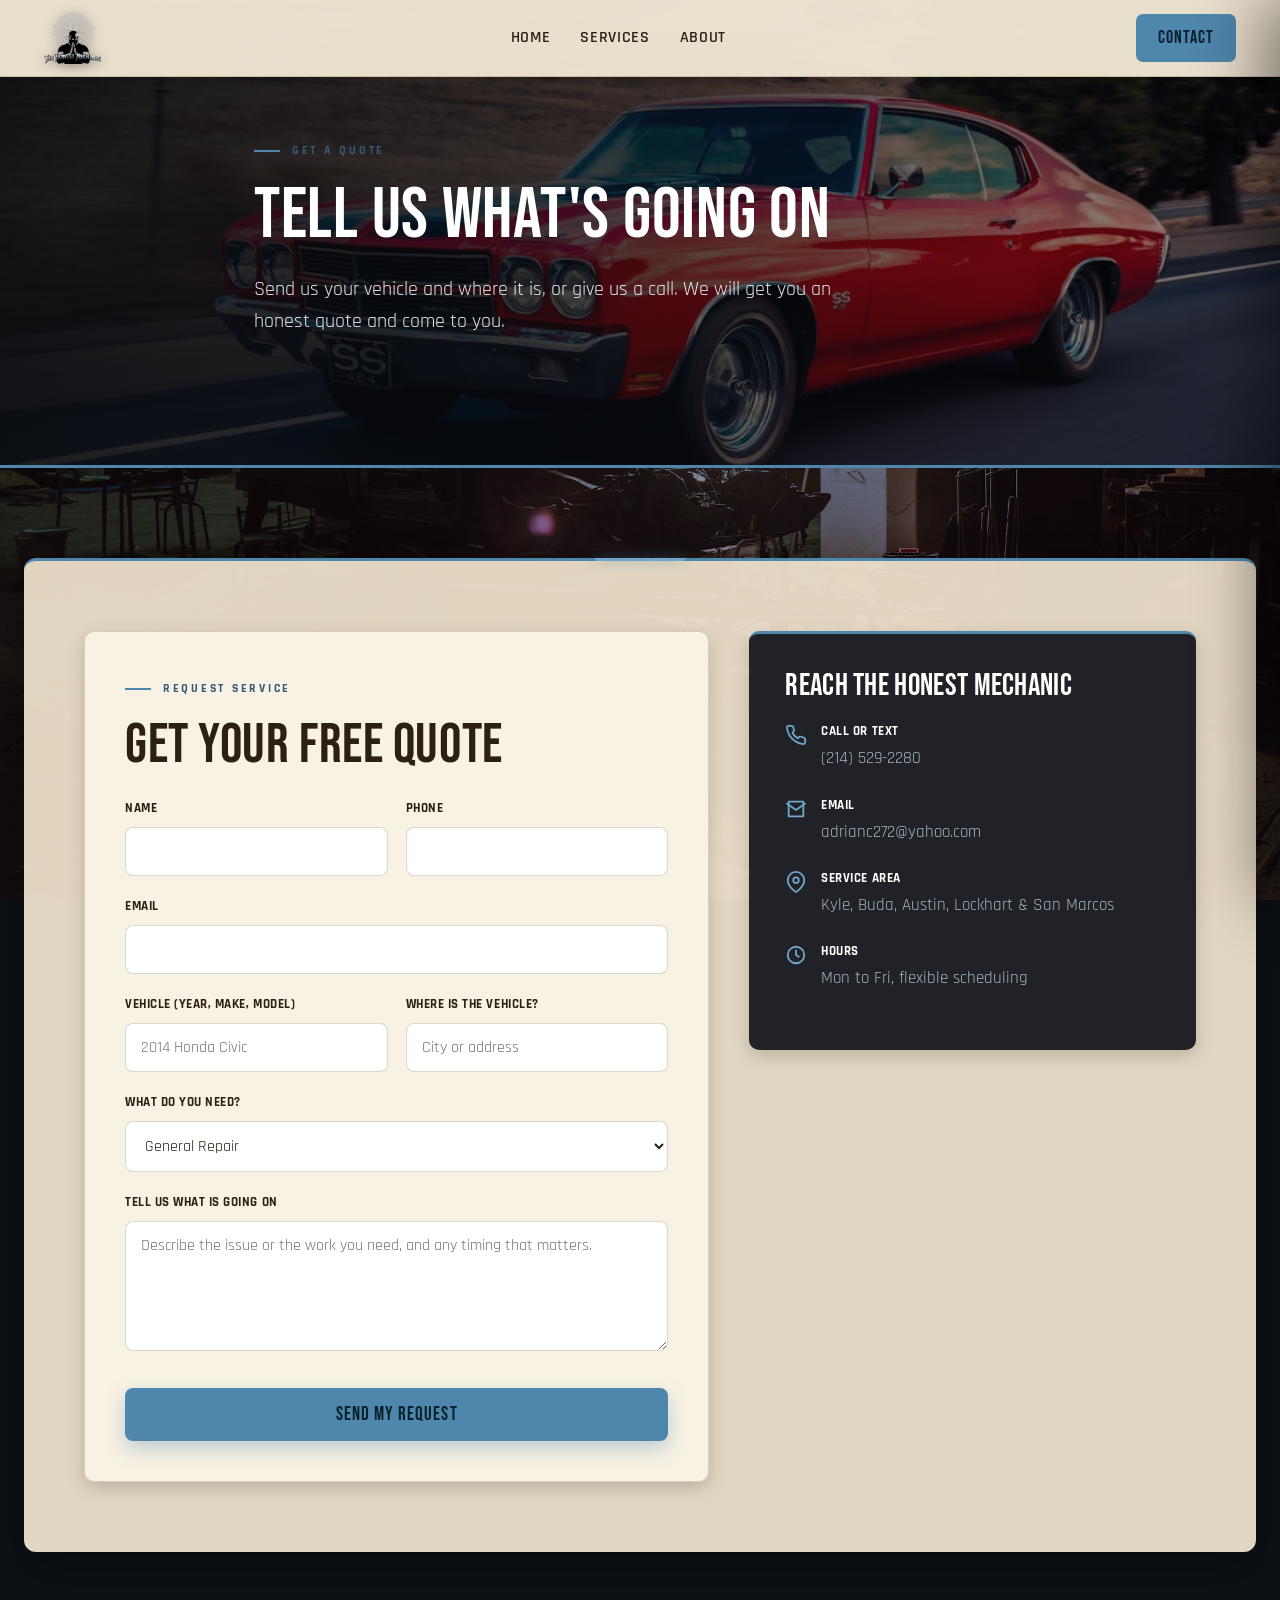
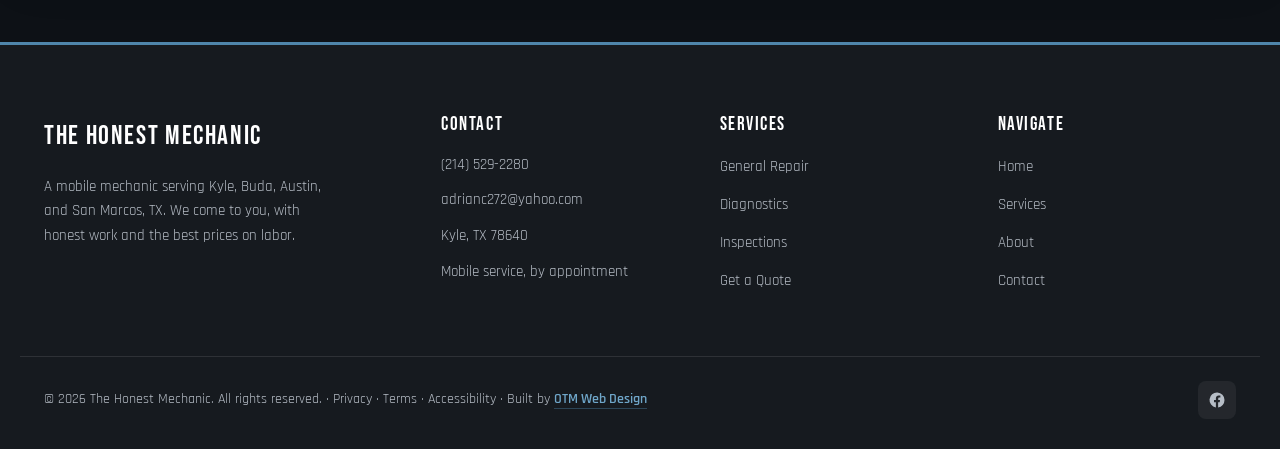
<file: book.html>
<!DOCTYPE html>
<html lang="en">
<head>
  <meta charset="UTF-8">
  <meta name="viewport" content="width=device-width, initial-scale=1.0">
  <title>Get a Quote | The Honest Mechanic | Mobile Mechanic in Kyle, TX</title>
  <meta name="description" content="Request a quote or mobile service from The Honest Mechanic in Kyle, TX. Call (214) 529-2280 or send your vehicle and location and we will come to you.">

  <meta property="og:type" content="website">
  <meta property="og:site_name" content="The Honest Mechanic">
  <meta property="og:title" content="Get a Quote | The Honest Mechanic">
  <meta property="og:description" content="Request a quote or mobile service. Call (214) 529-2280 or send your vehicle and location and we will come to you.">
  <meta property="og:url" content="https://one-true-mission.github.io/honest-mechanic/book.html">
  <meta property="og:image" content="https://one-true-mission.github.io/honest-mechanic/assets/og-image.jpg">
  <meta name="twitter:card" content="summary_large_image">
  <meta name="twitter:title" content="Get a Quote | The Honest Mechanic">
  <meta name="twitter:description" content="Request a quote or mobile service from The Honest Mechanic in Kyle, TX.">
  <meta name="twitter:image" content="https://one-true-mission.github.io/honest-mechanic/assets/og-image.jpg">

  <link rel="preconnect" href="https://fonts.googleapis.com">
  <link rel="preconnect" href="https://fonts.gstatic.com" crossorigin>
  <link href="https://fonts.googleapis.com/css2?family=Bebas+Neue&family=Rajdhani:wght@400;500;600;700&display=swap" rel="stylesheet">
  <link rel="stylesheet" href="styles.css">
</head>
<body data-page="book">

  <!-- NAV -->
  <nav class="nav">
    <div class="nav-inner">
      <a class="brand" href="index.html" aria-label="The Honest Mechanic home">
        <img src="assets/logo.png" alt="The Honest Mechanic logo" onerror="this.style.display='none'">
      </a>
      <ul class="nav-links">
        <li><a href="index.html" data-nav="home">Home</a></li>
        <li><a href="services.html" data-nav="services">Services</a></li>
        <li><a href="about.html" data-nav="about">About</a></li>
      </ul>
      <a href="book.html" class="nav-cta">Contact</a>
      <button class="hamburger" aria-label="Open menu" aria-expanded="false"><span></span><span></span><span></span></button>
    </div>
  </nav>
  <div class="nav-backdrop"></div>
  <aside class="mobile-menu" aria-label="Mobile navigation">
    <a href="index.html" data-nav="home">Home</a>
    <a href="services.html" data-nav="services">Services</a>
    <a href="about.html" data-nav="about">About</a>
    <a href="book.html" data-nav="book">Get a Quote</a>
    <a href="book.html" class="btn">Contact Us</a>
  </aside>

  <!-- HERO -->
  <header class="hero hero--page" style="background-image:url('assets/hero-book.jpg')">
    <div class="inner hero-content">
      <span class="eyebrow">Get a Quote</span>
      <h1>Tell Us What's Going On</h1>
      <p>Send us your vehicle and where it is, or give us a call. We will get you an honest quote and come to you.</p>
    </div>
  </header>

  <!-- BOOK -->
  <section>
    <div class="container has-tab">
      <div class="book-grid">
        <div class="form-shell">
          <span class="eyebrow">Request Service</span>
          <h2 style="margin-bottom:24px">Get Your Free Quote</h2>
          <form action="https://formspree.io/f/YOUR_FORMSPREE_ENDPOINT_HERE" method="POST" data-form>
            <input type="hidden" name="_next" value="https://one-true-mission.github.io/honest-mechanic/thank-you.html">
            <input type="hidden" name="_subject" value="New Quote Request - The Honest Mechanic">
            <input type="text" name="_gotcha" style="display:none" tabindex="-1" autocomplete="off">

            <div class="form-row">
              <div class="field">
                <label for="name">Name</label>
                <input id="name" type="text" name="name" required>
              </div>
              <div class="field">
                <label for="phone">Phone</label>
                <input id="phone" type="tel" name="phone" required>
              </div>
            </div>
            <div class="field">
              <label for="email">Email</label>
              <input id="email" type="email" name="email" required>
            </div>
            <div class="form-row">
              <div class="field">
                <label for="vehicle">Vehicle (Year, Make, Model)</label>
                <input id="vehicle" type="text" name="vehicle" placeholder="2014 Honda Civic">
              </div>
              <div class="field">
                <label for="location">Where is the vehicle?</label>
                <input id="location" type="text" name="location" placeholder="City or address">
              </div>
            </div>
            <div class="field">
              <label for="service">What do you need?</label>
              <select id="service" name="service">
                <option>General Repair</option>
                <option>Maintenance / Oil Change</option>
                <option>Diagnostics / Check Engine Light</option>
                <option>Battery / Starter / Alternator</option>
                <option>Pre-Buy or Pre-Sell Inspection</option>
                <option>Not Sure / Other</option>
              </select>
            </div>
            <div class="field">
              <label for="message">Tell us what is going on</label>
              <textarea id="message" name="message" placeholder="Describe the issue or the work you need, and any timing that matters."></textarea>
            </div>
            <button type="submit" class="btn btn-primary">Send My Request</button>
          </form>
        </div>

        <aside class="contact-panel">
          <h3>Reach The Honest Mechanic</h3>
          <div class="contact-item">
            <svg viewBox="0 0 24 24" fill="none" stroke="currentColor" stroke-width="2" stroke-linecap="round" stroke-linejoin="round"><path d="M22 16.9v3a2 2 0 0 1-2.2 2 19.8 19.8 0 0 1-8.6-3.1 19.5 19.5 0 0 1-6-6 19.8 19.8 0 0 1-3.1-8.7A2 2 0 0 1 4.1 2h3a2 2 0 0 1 2 1.7c.1.9.3 1.8.6 2.6a2 2 0 0 1-.5 2.1L8 9.6a16 16 0 0 0 6 6l1.2-1.2a2 2 0 0 1 2.1-.5c.8.3 1.7.5 2.6.6a2 2 0 0 1 1.7 2z"/></svg>
            <div><strong>Call or Text</strong><a href="tel:+12145292280">(214) 529-2280</a></div>
          </div>
          <div class="contact-item">
            <svg viewBox="0 0 24 24" fill="none" stroke="currentColor" stroke-width="2" stroke-linecap="round" stroke-linejoin="round"><path d="M4 4h16v16H4z"/><path d="M22 6l-10 7L2 6"/></svg>
            <div><strong>Email</strong><a href="mailto:adrianc272@yahoo.com">adrianc272@yahoo.com</a></div>
          </div>
          <div class="contact-item">
            <svg viewBox="0 0 24 24" fill="none" stroke="currentColor" stroke-width="2" stroke-linecap="round" stroke-linejoin="round"><path d="M21 10c0 7-9 13-9 13s-9-6-9-13a9 9 0 0 1 18 0z"/><circle cx="12" cy="10" r="3"/></svg>
            <div><strong>Service Area</strong><span>Kyle, Buda, Austin, Lockhart &amp; San Marcos</span></div>
          </div>
          <div class="contact-item">
            <svg viewBox="0 0 24 24" fill="none" stroke="currentColor" stroke-width="2" stroke-linecap="round" stroke-linejoin="round"><circle cx="12" cy="12" r="9"/><path d="M12 7v5l3 2"/></svg>
            <div><strong>Hours</strong><span>Mon to Fri, flexible scheduling</span></div>
          </div>
        </aside>
      </div>
    </div>
  </section>

  <!-- FOOTER -->
  <footer class="footer">
    <div class="footer-grid">
      <div class="footer-brand">
        <span class="brand-mark">THE HONEST MECHANIC</span>
        <p>A mobile mechanic serving Kyle, Buda, Austin, and San Marcos, TX. We come to you, with honest work and the best prices on labor.</p>
      </div>
      <div>
        <h4>Contact</h4>
        <ul class="footer-contact">
          <li><a href="tel:+12145292280">(214) 529-2280</a></li>
          <li><a href="mailto:adrianc272@yahoo.com">adrianc272@yahoo.com</a></li>
          <li><span>Kyle, TX 78640</span></li>
          <li><span>Mobile service, by appointment</span></li>
        </ul>
      </div>
      <div>
        <h4>Services</h4>
        <ul>
          <li><a href="services.html">General Repair</a></li>
          <li><a href="services.html">Diagnostics</a></li>
          <li><a href="services.html">Inspections</a></li>
          <li><a href="book.html">Get a Quote</a></li>
        </ul>
      </div>
      <div>
        <h4>Navigate</h4>
        <ul>
          <li><a href="index.html">Home</a></li>
          <li><a href="services.html">Services</a></li>
          <li><a href="about.html">About</a></li>
          <li><a href="book.html">Contact</a></li>
        </ul>
      </div>
    </div>
    <div class="footer-bottom">
      <div>&copy; 2026 The Honest Mechanic. All rights reserved. &middot;
        <a href="privacy.html">Privacy</a> &middot;
        <a href="terms.html">Terms</a> &middot;
        <a href="accessibility.html">Accessibility</a> &middot;
        Built by <a href="https://otm-designs.com" target="_blank" rel="noopener">OTM Web Design</a>
      </div>
      <div class="footer-social">
        <a href="https://www.facebook.com/TheHonestMechanic" target="_blank" rel="noopener" aria-label="The Honest Mechanic on Facebook">
          <svg viewBox="0 0 24 24" fill="currentColor"><path d="M22 12a10 10 0 1 0-11.5 9.9v-7H8v-2.9h2.5V9.8c0-2.5 1.5-3.9 3.8-3.9 1.1 0 2.2.2 2.2.2v2.5h-1.3c-1.2 0-1.6.8-1.6 1.6v1.9H16l-.4 2.9h-2.1v7A10 10 0 0 0 22 12z"/></svg>
        </a>
      </div>
    </div>
  </footer>

  <a href="tel:+12145292280" class="call-bar">Call Now &middot; (214) 529-2280</a>

  <script src="script.js"></script>
</body>
</html>
</file>
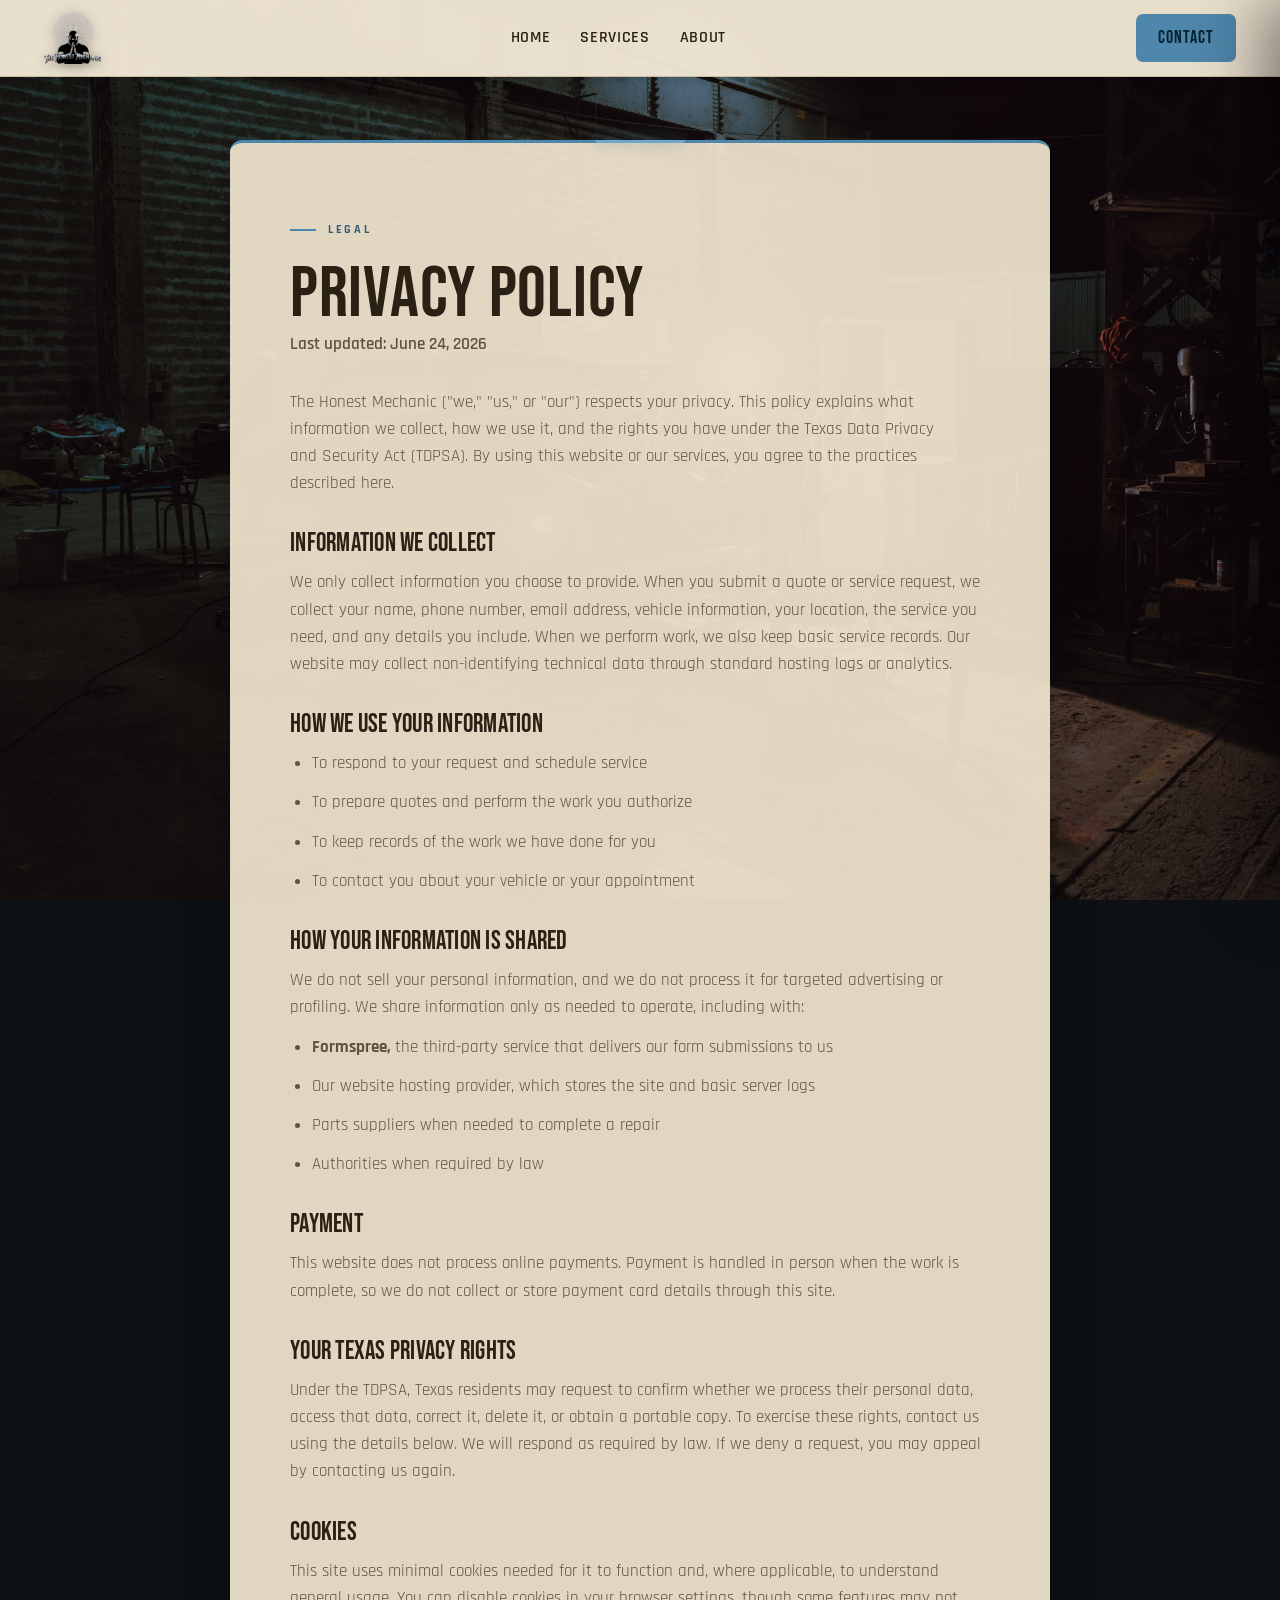
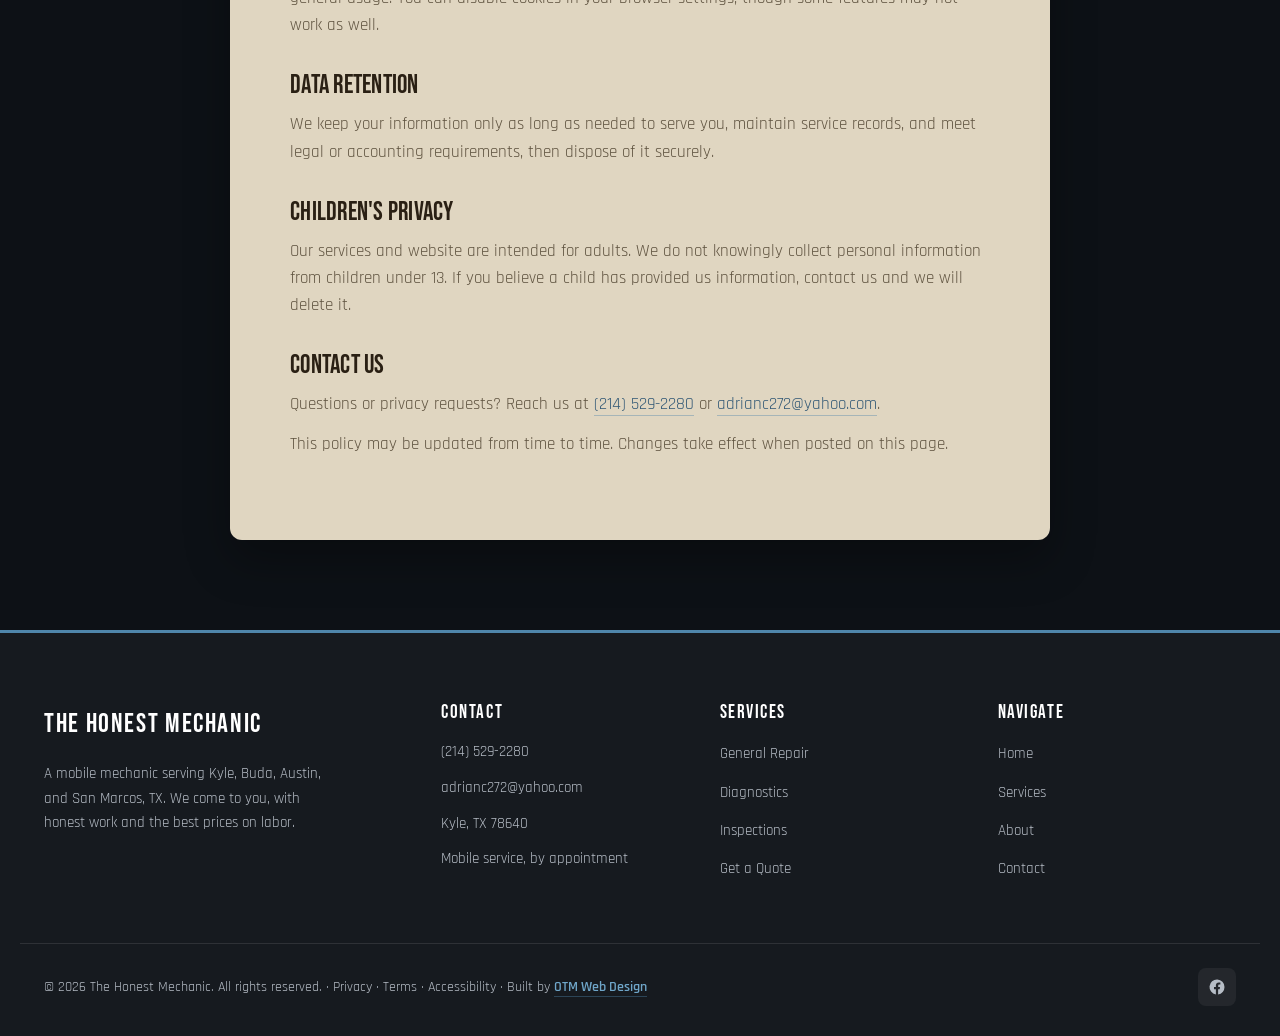
<file: privacy.html>
<!DOCTYPE html>
<html lang="en">
<head>
  <meta charset="UTF-8">
  <meta name="viewport" content="width=device-width, initial-scale=1.0">
  <meta name="robots" content="noindex">
  <title>Privacy Policy | The Honest Mechanic</title>
  <meta name="description" content="Privacy policy for The Honest Mechanic.">

  <link rel="preconnect" href="https://fonts.googleapis.com">
  <link rel="preconnect" href="https://fonts.gstatic.com" crossorigin>
  <link href="https://fonts.googleapis.com/css2?family=Bebas+Neue&family=Rajdhani:wght@400;500;600;700&display=swap" rel="stylesheet">
  <link rel="stylesheet" href="styles.css">
</head>
<body data-page="legal">

  <!-- NAV -->
  <nav class="nav">
    <div class="nav-inner">
      <a class="brand" href="index.html" aria-label="The Honest Mechanic home">
        <img src="assets/logo.png" alt="The Honest Mechanic logo" onerror="this.style.display='none'">
      </a>
      <ul class="nav-links">
        <li><a href="index.html" data-nav="home">Home</a></li>
        <li><a href="services.html" data-nav="services">Services</a></li>
        <li><a href="about.html" data-nav="about">About</a></li>
      </ul>
      <a href="book.html" class="nav-cta">Contact</a>
      <button class="hamburger" aria-label="Open menu" aria-expanded="false"><span></span><span></span><span></span></button>
    </div>
  </nav>
  <div class="nav-backdrop"></div>
  <aside class="mobile-menu" aria-label="Mobile navigation">
    <a href="index.html" data-nav="home">Home</a>
    <a href="services.html" data-nav="services">Services</a>
    <a href="about.html" data-nav="about">About</a>
    <a href="book.html" data-nav="book">Get a Quote</a>
    <a href="book.html" class="btn">Contact Us</a>
  </aside>

  <section style="padding-top:140px">
    <div class="container has-tab legal-body">
      <span class="eyebrow">Legal</span>
      <h1>Privacy Policy</h1>
      <p class="legal-updated">Last updated: June 24, 2026</p>

      <p>The Honest Mechanic ("we," "us," or "our") respects your privacy. This policy explains what information we collect, how we use it, and the rights you have under the Texas Data Privacy and Security Act (TDPSA). By using this website or our services, you agree to the practices described here.</p>

      <h2>Information We Collect</h2>
      <p>We only collect information you choose to provide. When you submit a quote or service request, we collect your name, phone number, email address, vehicle information, your location, the service you need, and any details you include. When we perform work, we also keep basic service records. Our website may collect non-identifying technical data through standard hosting logs or analytics.</p>

      <h2>How We Use Your Information</h2>
      <ul>
        <li>To respond to your request and schedule service</li>
        <li>To prepare quotes and perform the work you authorize</li>
        <li>To keep records of the work we have done for you</li>
        <li>To contact you about your vehicle or your appointment</li>
      </ul>

      <h2>How Your Information Is Shared</h2>
      <p>We do not sell your personal information, and we do not process it for targeted advertising or profiling. We share information only as needed to operate, including with:</p>
      <ul>
        <li><strong>Formspree,</strong> the third-party service that delivers our form submissions to us</li>
        <li>Our website hosting provider, which stores the site and basic server logs</li>
        <li>Parts suppliers when needed to complete a repair</li>
        <li>Authorities when required by law</li>
      </ul>

      <h2>Payment</h2>
      <p>This website does not process online payments. Payment is handled in person when the work is complete, so we do not collect or store payment card details through this site.</p>

      <h2>Your Texas Privacy Rights</h2>
      <p>Under the TDPSA, Texas residents may request to confirm whether we process their personal data, access that data, correct it, delete it, or obtain a portable copy. To exercise these rights, contact us using the details below. We will respond as required by law. If we deny a request, you may appeal by contacting us again.</p>

      <h2>Cookies</h2>
      <p>This site uses minimal cookies needed for it to function and, where applicable, to understand general usage. You can disable cookies in your browser settings, though some features may not work as well.</p>

      <h2>Data Retention</h2>
      <p>We keep your information only as long as needed to serve you, maintain service records, and meet legal or accounting requirements, then dispose of it securely.</p>

      <h2>Children's Privacy</h2>
      <p>Our services and website are intended for adults. We do not knowingly collect personal information from children under 13. If you believe a child has provided us information, contact us and we will delete it.</p>

      <h2>Contact Us</h2>
      <p>Questions or privacy requests? Reach us at <a href="tel:+12145292280">(214) 529-2280</a> or <a href="mailto:adrianc272@yahoo.com">adrianc272@yahoo.com</a>.</p>

      <p>This policy may be updated from time to time. Changes take effect when posted on this page.</p>
    </div>
  </section>

  <!-- FOOTER -->
  <footer class="footer">
    <div class="footer-grid">
      <div class="footer-brand">
        <span class="brand-mark">THE HONEST MECHANIC</span>
        <p>A mobile mechanic serving Kyle, Buda, Austin, and San Marcos, TX. We come to you, with honest work and the best prices on labor.</p>
      </div>
      <div>
        <h4>Contact</h4>
        <ul class="footer-contact">
          <li><a href="tel:+12145292280">(214) 529-2280</a></li>
          <li><a href="mailto:adrianc272@yahoo.com">adrianc272@yahoo.com</a></li>
          <li><span>Kyle, TX 78640</span></li>
          <li><span>Mobile service, by appointment</span></li>
        </ul>
      </div>
      <div>
        <h4>Services</h4>
        <ul>
          <li><a href="services.html">General Repair</a></li>
          <li><a href="services.html">Diagnostics</a></li>
          <li><a href="services.html">Inspections</a></li>
          <li><a href="book.html">Get a Quote</a></li>
        </ul>
      </div>
      <div>
        <h4>Navigate</h4>
        <ul>
          <li><a href="index.html">Home</a></li>
          <li><a href="services.html">Services</a></li>
          <li><a href="about.html">About</a></li>
          <li><a href="book.html">Contact</a></li>
        </ul>
      </div>
    </div>
    <div class="footer-bottom">
      <div>&copy; 2026 The Honest Mechanic. All rights reserved. &middot;
        <a href="privacy.html">Privacy</a> &middot;
        <a href="terms.html">Terms</a> &middot;
        <a href="accessibility.html">Accessibility</a> &middot;
        Built by <a href="https://otm-designs.com" target="_blank" rel="noopener">OTM Web Design</a>
      </div>
      <div class="footer-social">
        <a href="https://www.facebook.com/TheHonestMechanic" target="_blank" rel="noopener" aria-label="The Honest Mechanic on Facebook">
          <svg viewBox="0 0 24 24" fill="currentColor"><path d="M22 12a10 10 0 1 0-11.5 9.9v-7H8v-2.9h2.5V9.8c0-2.5 1.5-3.9 3.8-3.9 1.1 0 2.2.2 2.2.2v2.5h-1.3c-1.2 0-1.6.8-1.6 1.6v1.9H16l-.4 2.9h-2.1v7A10 10 0 0 0 22 12z"/></svg>
        </a>
      </div>
    </div>
  </footer>

  <a href="tel:+12145292280" class="call-bar">Call Now &middot; (214) 529-2280</a>

  <script src="script.js"></script>
</body>
</html>
</file>
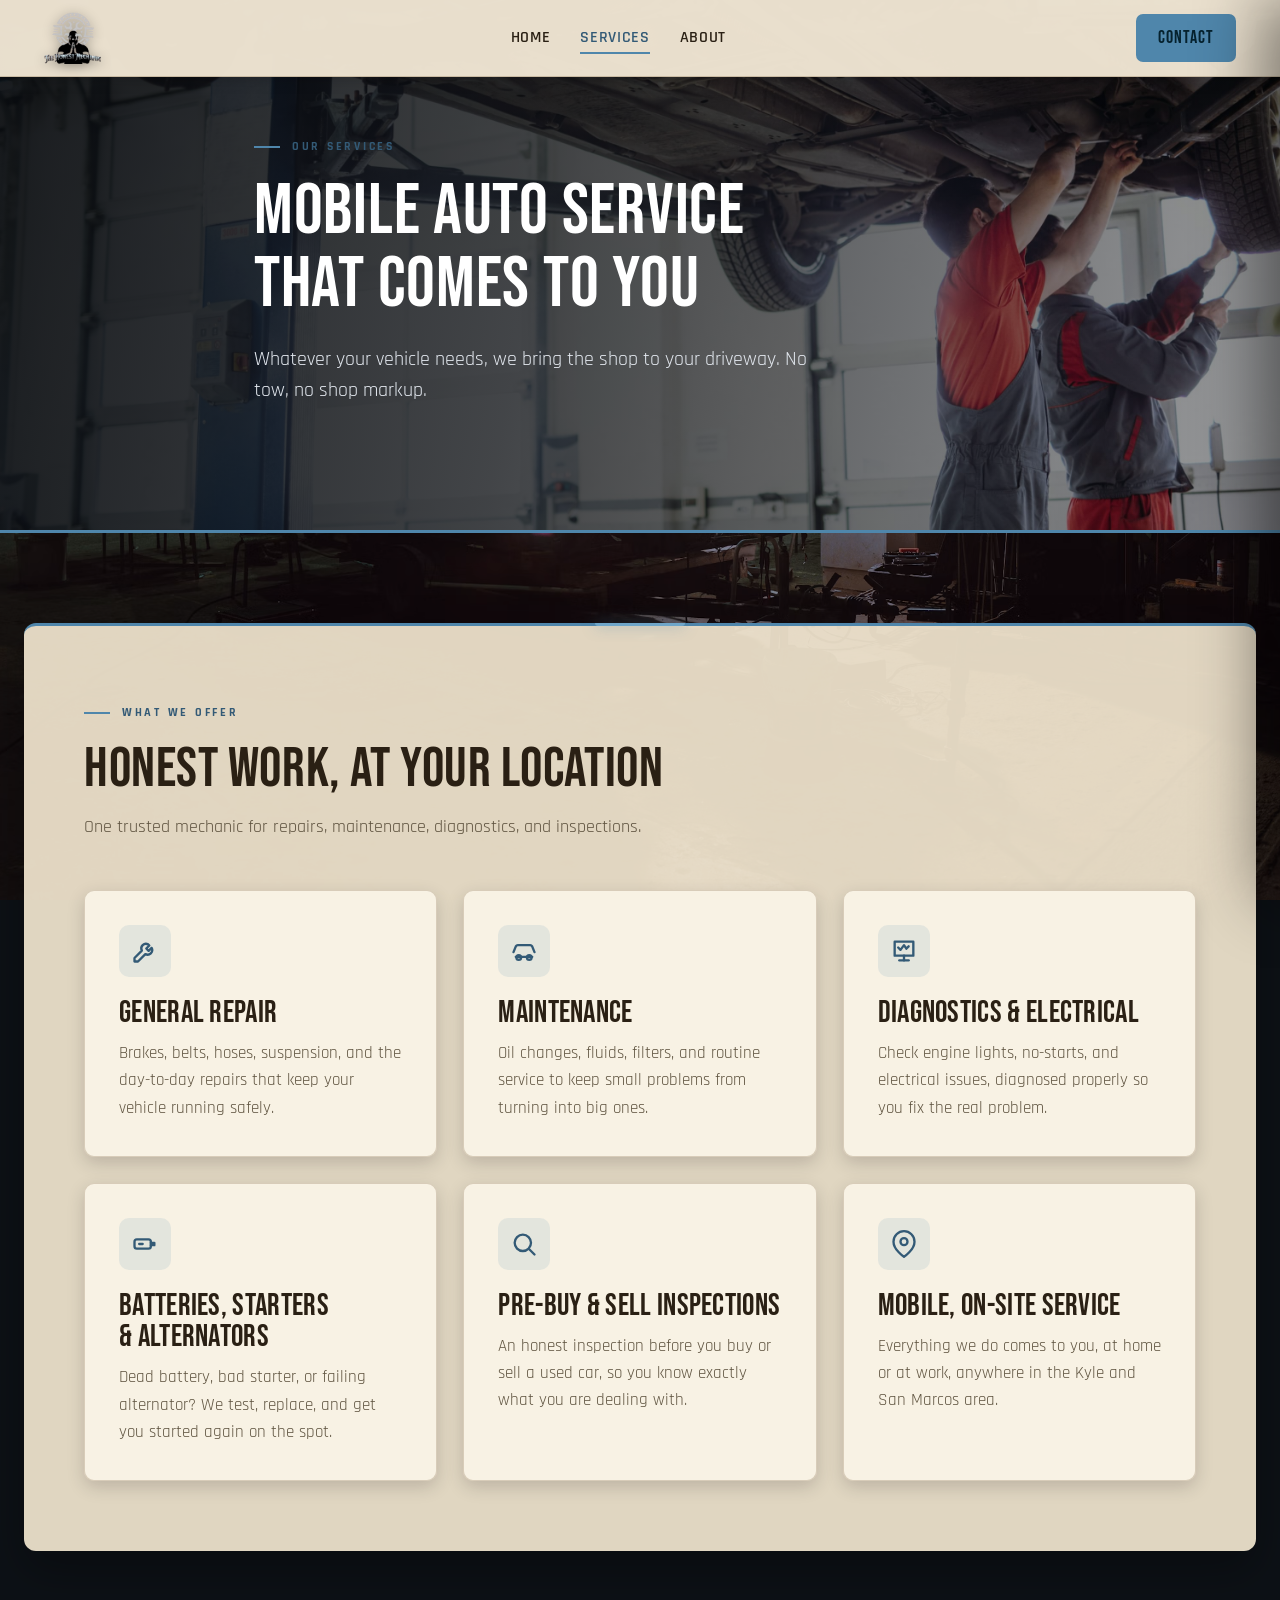
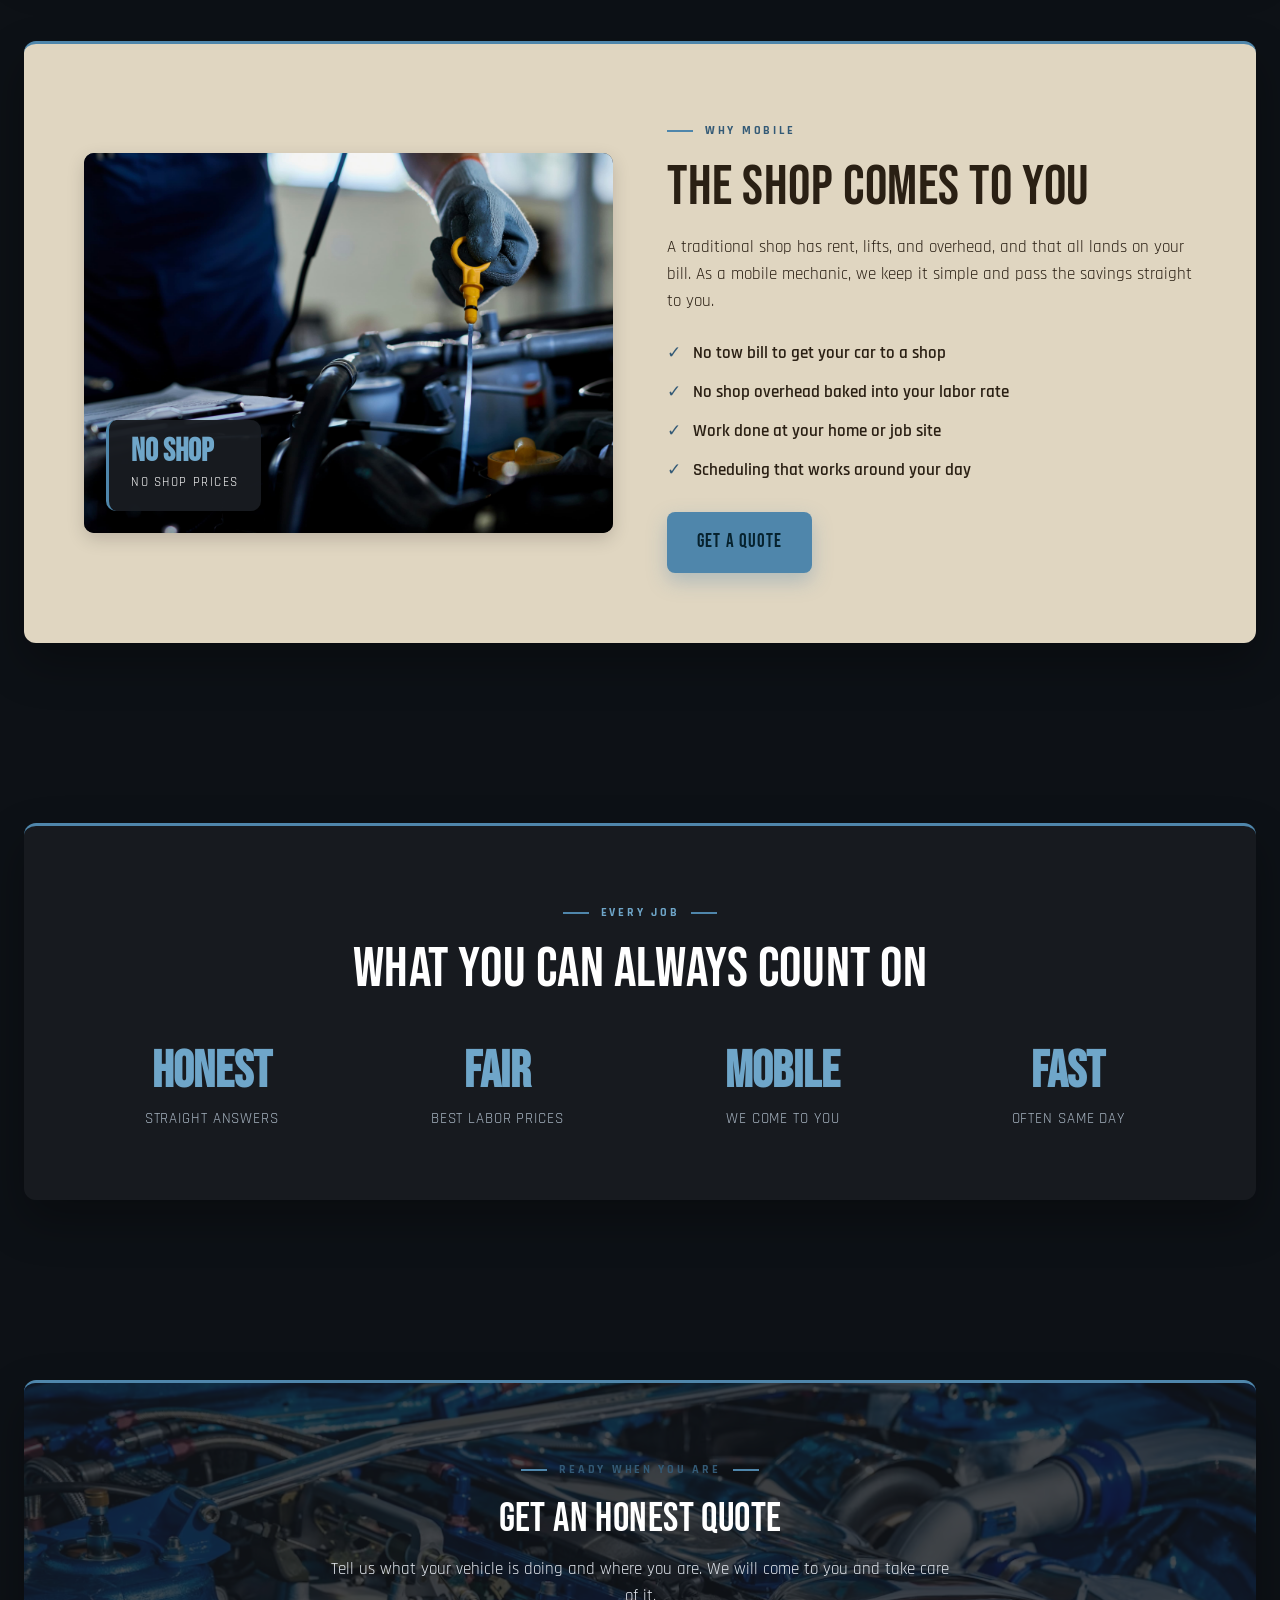
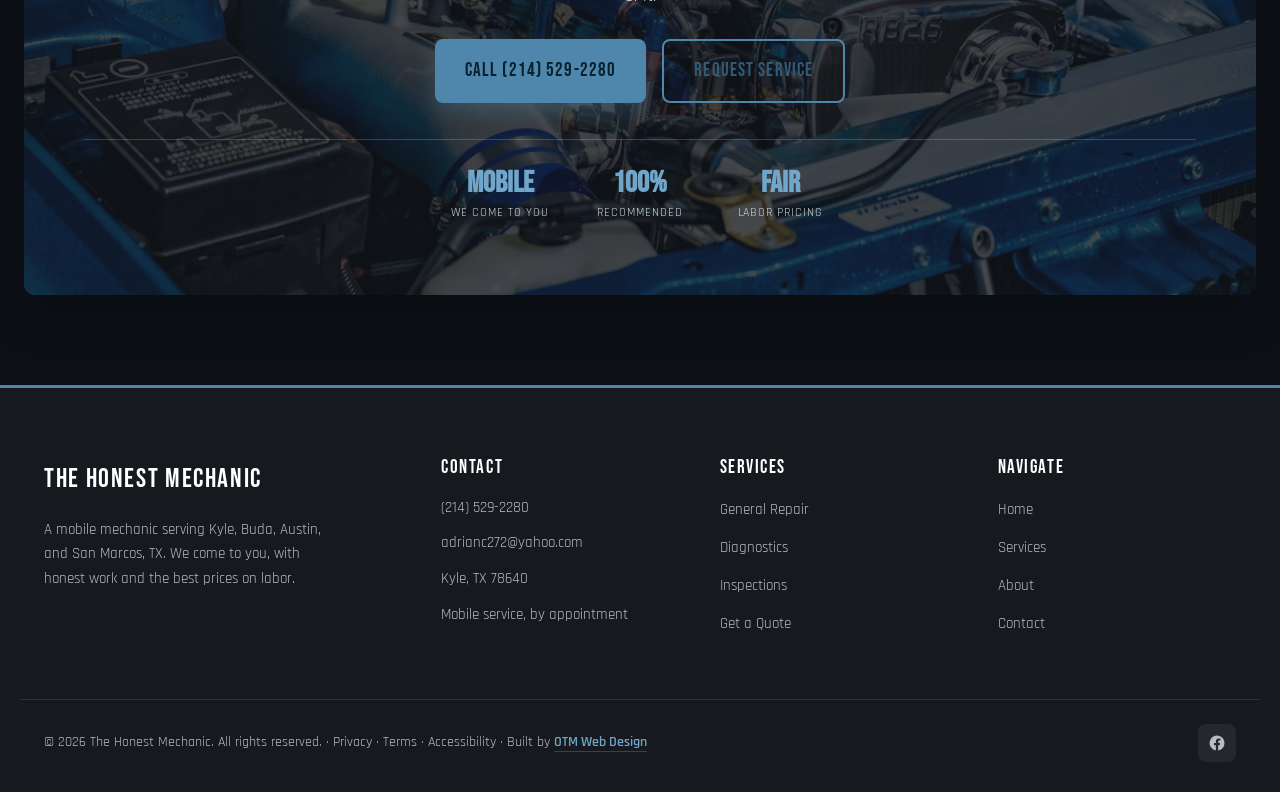
<file: services.html>
<!DOCTYPE html>
<html lang="en">
<head>
  <meta charset="UTF-8">
  <meta name="viewport" content="width=device-width, initial-scale=1.0">
  <title>Services | The Honest Mechanic | Mobile Mechanic in Kyle, TX</title>
  <meta name="description" content="Mobile auto services from The Honest Mechanic: general repair, maintenance, diagnostics, batteries and starters, and pre-buy and pre-sell inspections. We come to you in Kyle, TX.">

  <meta property="og:type" content="website">
  <meta property="og:site_name" content="The Honest Mechanic">
  <meta property="og:title" content="Services | The Honest Mechanic">
  <meta property="og:description" content="General repair, maintenance, diagnostics, batteries and starters, and pre-buy inspections. A mobile mechanic who comes to you.">
  <meta property="og:url" content="https://one-true-mission.github.io/honest-mechanic/services.html">
  <meta property="og:image" content="https://one-true-mission.github.io/honest-mechanic/assets/og-image.jpg">
  <meta name="twitter:card" content="summary_large_image">
  <meta name="twitter:title" content="Services | The Honest Mechanic">
  <meta name="twitter:description" content="General repair, maintenance, diagnostics, and inspections. A mobile mechanic who comes to you.">
  <meta name="twitter:image" content="https://one-true-mission.github.io/honest-mechanic/assets/og-image.jpg">

  <link rel="preconnect" href="https://fonts.googleapis.com">
  <link rel="preconnect" href="https://fonts.gstatic.com" crossorigin>
  <link href="https://fonts.googleapis.com/css2?family=Bebas+Neue&family=Rajdhani:wght@400;500;600;700&display=swap" rel="stylesheet">
  <link rel="stylesheet" href="styles.css">
</head>
<body data-page="services">

  <!-- NAV -->
  <nav class="nav">
    <div class="nav-inner">
      <a class="brand" href="index.html" aria-label="The Honest Mechanic home">
        <img src="assets/logo.png" alt="The Honest Mechanic logo" onerror="this.style.display='none'">
      </a>
      <ul class="nav-links">
        <li><a href="index.html" data-nav="home">Home</a></li>
        <li><a href="services.html" data-nav="services">Services</a></li>
        <li><a href="about.html" data-nav="about">About</a></li>
      </ul>
      <a href="book.html" class="nav-cta">Contact</a>
      <button class="hamburger" aria-label="Open menu" aria-expanded="false"><span></span><span></span><span></span></button>
    </div>
  </nav>
  <div class="nav-backdrop"></div>
  <aside class="mobile-menu" aria-label="Mobile navigation">
    <a href="index.html" data-nav="home">Home</a>
    <a href="services.html" data-nav="services">Services</a>
    <a href="about.html" data-nav="about">About</a>
    <a href="book.html" data-nav="book">Get a Quote</a>
    <a href="book.html" class="btn">Contact Us</a>
  </aside>

  <!-- HERO -->
  <header class="hero hero--page" style="background-image:url('assets/hero-services.jpg')">
    <div class="inner hero-content">
      <span class="eyebrow">Our Services</span>
      <h1>Mobile Auto Service That Comes To You</h1>
      <p>Whatever your vehicle needs, we bring the shop to your driveway. No tow, no shop markup.</p>
    </div>
  </header>

  <!-- SERVICE DETAIL -->
  <section>
    <div class="container has-tab">
      <div class="section-head">
        <span class="eyebrow">What We Offer</span>
        <h2>Honest Work, At Your Location</h2>
        <p class="lede">One trusted mechanic for repairs, maintenance, diagnostics, and inspections.</p>
      </div>
      <div class="card-grid">
        <article class="card">
          <div class="card-icon" aria-hidden="true"><svg viewBox="0 0 24 24" fill="none" stroke="currentColor" stroke-width="2" stroke-linecap="round" stroke-linejoin="round"><path d="M14.7 6.3a4 4 0 0 0-5.4 5.4L3 18v3h3l6.3-6.3a4 4 0 0 0 5.4-5.4l-2.6 2.6-2-2 2.6-2.6z"/></svg></div>
          <h3>General Repair</h3>
          <p>Brakes, belts, hoses, suspension, and the day-to-day repairs that keep your vehicle running safely.</p>
        </article>
        <article class="card">
          <div class="card-icon" aria-hidden="true"><svg viewBox="0 0 24 24" fill="none" stroke="currentColor" stroke-width="2" stroke-linecap="round" stroke-linejoin="round"><path d="M3 13l2-5a2 2 0 0 1 2-1h10a2 2 0 0 1 2 1l2 5"/><path d="M5 17h14"/><circle cx="7.5" cy="17.5" r="2"/><circle cx="16.5" cy="17.5" r="2"/></svg></div>
          <h3>Maintenance</h3>
          <p>Oil changes, fluids, filters, and routine service to keep small problems from turning into big ones.</p>
        </article>
        <article class="card">
          <div class="card-icon" aria-hidden="true"><svg viewBox="0 0 24 24" fill="none" stroke="currentColor" stroke-width="2" stroke-linecap="round" stroke-linejoin="round"><path d="M4 4h16v12H4z"/><path d="M8 20h8"/><path d="M12 16v4"/><path d="M7 9l2 2 3-4 2 3 2-2"/></svg></div>
          <h3>Diagnostics &amp; Electrical</h3>
          <p>Check engine lights, no-starts, and electrical issues, diagnosed properly so you fix the real problem.</p>
        </article>
        <article class="card">
          <div class="card-icon" aria-hidden="true"><svg viewBox="0 0 24 24" fill="none" stroke="currentColor" stroke-width="2" stroke-linecap="round" stroke-linejoin="round"><rect x="3" y="8" width="14" height="8" rx="2"/><path d="M17 11h3v2h-3"/><path d="M7 12h3"/></svg></div>
          <h3>Batteries, Starters &amp; Alternators</h3>
          <p>Dead battery, bad starter, or failing alternator? We test, replace, and get you started again on the spot.</p>
        </article>
        <article class="card">
          <div class="card-icon" aria-hidden="true"><svg viewBox="0 0 24 24" fill="none" stroke="currentColor" stroke-width="2" stroke-linecap="round" stroke-linejoin="round"><circle cx="11" cy="11" r="7"/><path d="M21 21l-4.3-4.3"/></svg></div>
          <h3>Pre-Buy &amp; Sell Inspections</h3>
          <p>An honest inspection before you buy or sell a used car, so you know exactly what you are dealing with.</p>
        </article>
        <article class="card">
          <div class="card-icon" aria-hidden="true"><svg viewBox="0 0 24 24" fill="none" stroke="currentColor" stroke-width="2" stroke-linecap="round" stroke-linejoin="round"><path d="M21 10c0 7-9 13-9 13s-9-6-9-13a9 9 0 0 1 18 0z"/><circle cx="12" cy="10" r="3"/></svg></div>
          <h3>Mobile, On-Site Service</h3>
          <p>Everything we do comes to you, at home or at work, anywhere in the Kyle and San Marcos area.</p>
        </article>
      </div>
    </div>
  </section>

  <!-- FEATURE -->
  <section style="padding-top:0">
    <div class="container">
      <div class="intro-grid">
        <div class="intro-media">
          <img src="assets/services-feature.jpg" alt="The Honest Mechanic performing maintenance on site" onerror="this.style.display='none'">
          <div class="intro-badge"><strong>No Shop</strong><span>No Shop Prices</span></div>
        </div>
        <div class="intro-copy">
          <span class="eyebrow">Why Mobile</span>
          <h2>The Shop Comes To You</h2>
          <p>A traditional shop has rent, lifts, and overhead, and that all lands on your bill. As a mobile mechanic, we keep it simple and pass the savings straight to you.</p>
          <ul class="intro-list">
            <li>No tow bill to get your car to a shop</li>
            <li>No shop overhead baked into your labor rate</li>
            <li>Work done at your home or job site</li>
            <li>Scheduling that works around your day</li>
          </ul>
          <div class="intro-actions">
            <a href="book.html" class="btn btn-primary">Get a Quote</a>
          </div>
        </div>
      </div>
    </div>
  </section>

  <!-- INCLUDED -->
  <section>
    <div class="container container--deep">
      <div class="section-head center">
        <span class="eyebrow eyebrow--center">Every Job</span>
        <h2>What You Can Always Count On</h2>
      </div>
      <div class="stats-grid">
        <div class="stat"><strong>Honest</strong><span>Straight Answers</span></div>
        <div class="stat"><strong>Fair</strong><span>Best Labor Prices</span></div>
        <div class="stat"><strong>Mobile</strong><span>We Come To You</span></div>
        <div class="stat"><strong>Fast</strong><span>Often Same Day</span></div>
      </div>
    </div>
  </section>

  <!-- CTA -->
  <section>
    <div class="container cta">
      <span class="eyebrow eyebrow--center">Ready When You Are</span>
      <h2>Get an Honest Quote</h2>
      <p>Tell us what your vehicle is doing and where you are. We will come to you and take care of it.</p>
      <div class="cta-actions">
        <a href="tel:+12145292280" class="btn btn-primary">Call (214) 529-2280</a>
        <a href="book.html" class="btn btn-outline">Request Service</a>
      </div>
      <div class="cta-trust">
        <div><strong>Mobile</strong><span>We Come To You</span></div>
        <div><strong>100%</strong><span>Recommended</span></div>
        <div><strong>Fair</strong><span>Labor Pricing</span></div>
      </div>
    </div>
  </section>

  <!-- FOOTER -->
  <footer class="footer">
    <div class="footer-grid">
      <div class="footer-brand">
        <span class="brand-mark">THE HONEST MECHANIC</span>
        <p>A mobile mechanic serving Kyle, Buda, Austin, and San Marcos, TX. We come to you, with honest work and the best prices on labor.</p>
      </div>
      <div>
        <h4>Contact</h4>
        <ul class="footer-contact">
          <li><a href="tel:+12145292280">(214) 529-2280</a></li>
          <li><a href="mailto:adrianc272@yahoo.com">adrianc272@yahoo.com</a></li>
          <li><span>Kyle, TX 78640</span></li>
          <li><span>Mobile service, by appointment</span></li>
        </ul>
      </div>
      <div>
        <h4>Services</h4>
        <ul>
          <li><a href="services.html">General Repair</a></li>
          <li><a href="services.html">Diagnostics</a></li>
          <li><a href="services.html">Inspections</a></li>
          <li><a href="book.html">Get a Quote</a></li>
        </ul>
      </div>
      <div>
        <h4>Navigate</h4>
        <ul>
          <li><a href="index.html">Home</a></li>
          <li><a href="services.html">Services</a></li>
          <li><a href="about.html">About</a></li>
          <li><a href="book.html">Contact</a></li>
        </ul>
      </div>
    </div>
    <div class="footer-bottom">
      <div>&copy; 2026 The Honest Mechanic. All rights reserved. &middot;
        <a href="privacy.html">Privacy</a> &middot;
        <a href="terms.html">Terms</a> &middot;
        <a href="accessibility.html">Accessibility</a> &middot;
        Built by <a href="https://otm-designs.com" target="_blank" rel="noopener">OTM Web Design</a>
      </div>
      <div class="footer-social">
        <a href="https://www.facebook.com/TheHonestMechanic" target="_blank" rel="noopener" aria-label="The Honest Mechanic on Facebook">
          <svg viewBox="0 0 24 24" fill="currentColor"><path d="M22 12a10 10 0 1 0-11.5 9.9v-7H8v-2.9h2.5V9.8c0-2.5 1.5-3.9 3.8-3.9 1.1 0 2.2.2 2.2.2v2.5h-1.3c-1.2 0-1.6.8-1.6 1.6v1.9H16l-.4 2.9h-2.1v7A10 10 0 0 0 22 12z"/></svg>
        </a>
      </div>
    </div>
  </footer>

  <a href="tel:+12145292280" class="call-bar">Call Now &middot; (214) 529-2280</a>

  <script src="script.js"></script>
</body>
</html>
</file>
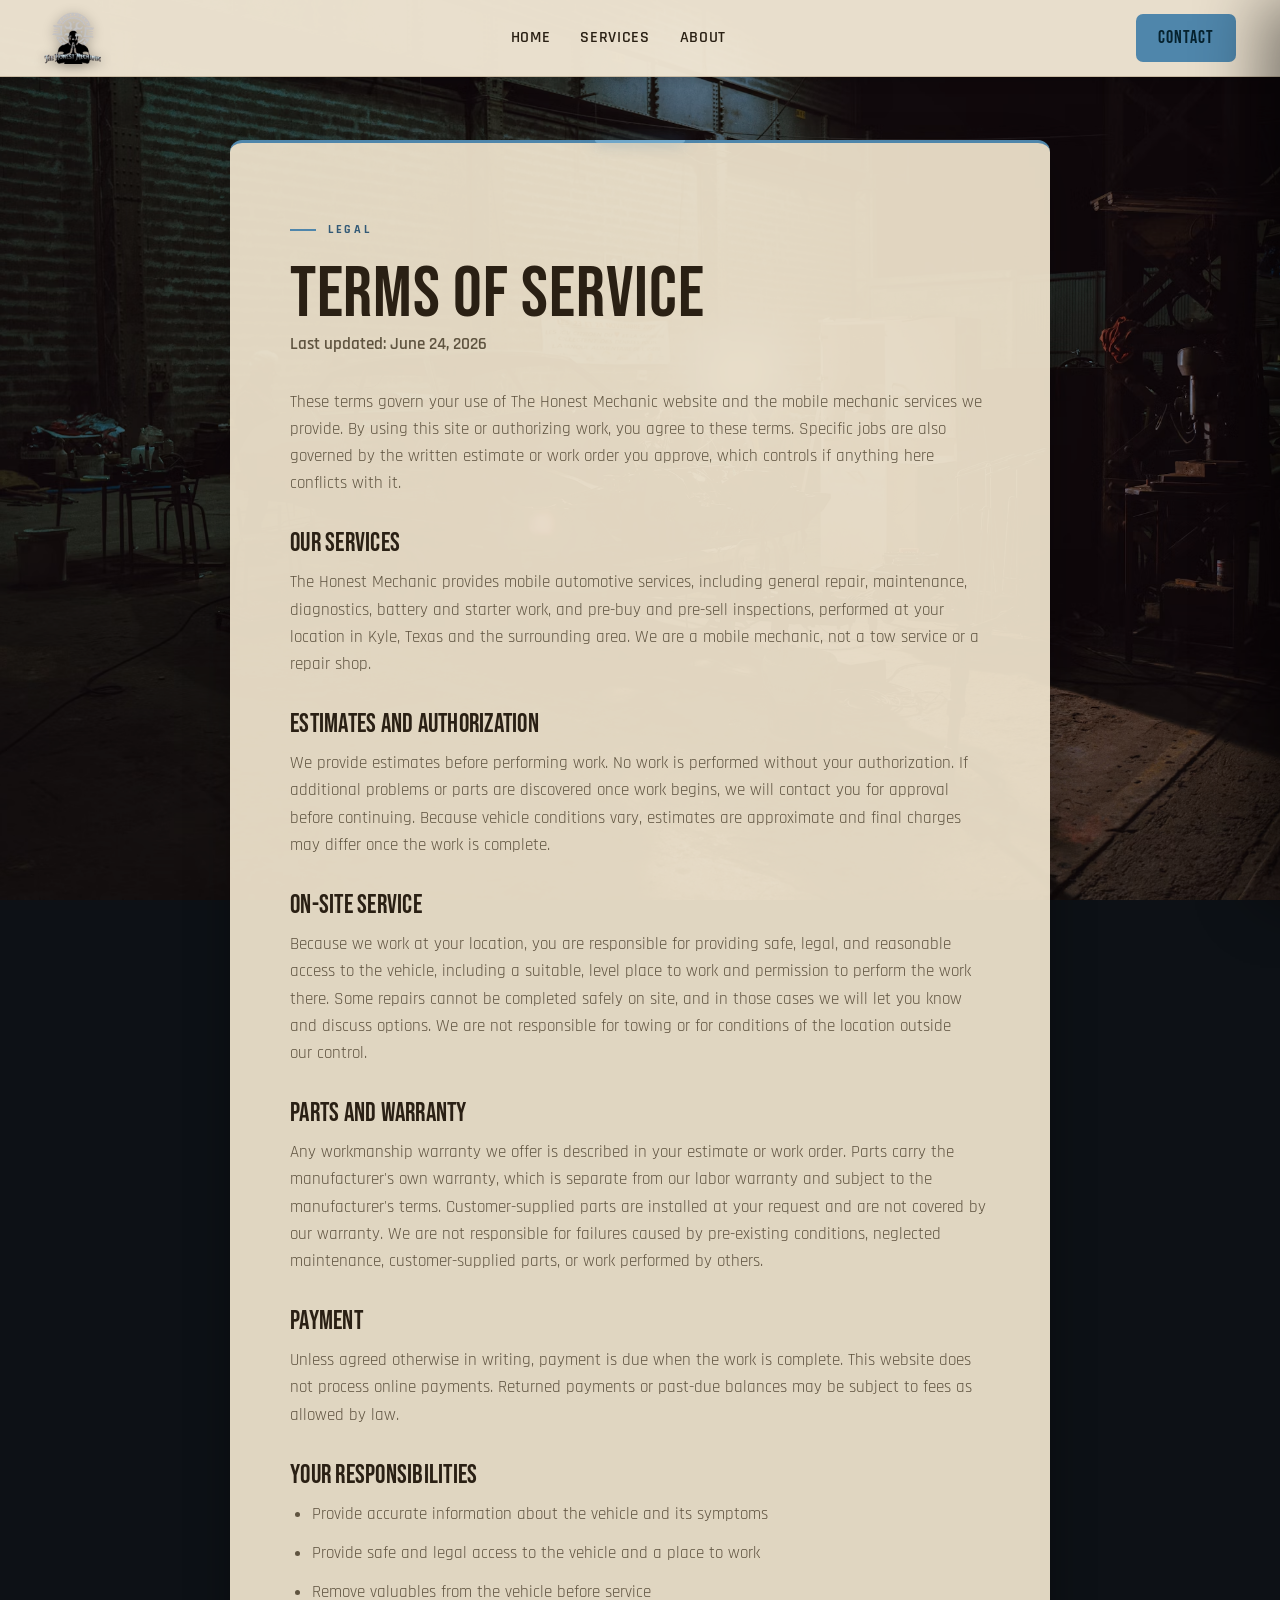
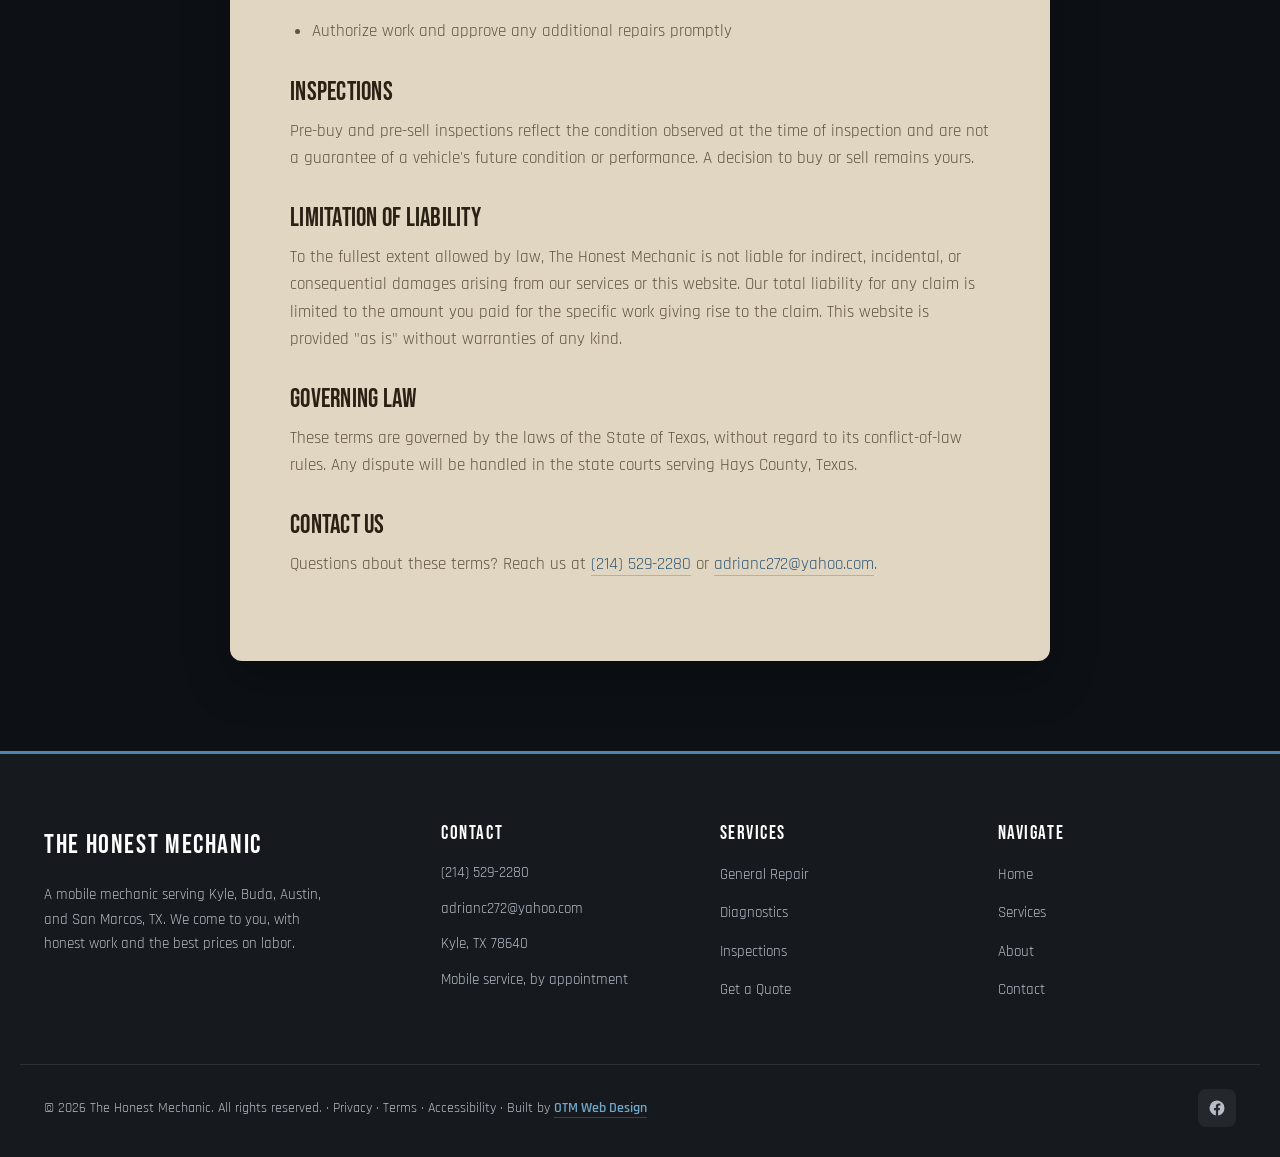
<file: terms.html>
<!DOCTYPE html>
<html lang="en">
<head>
  <meta charset="UTF-8">
  <meta name="viewport" content="width=device-width, initial-scale=1.0">
  <meta name="robots" content="noindex">
  <title>Terms of Service | The Honest Mechanic</title>
  <meta name="description" content="Terms of service for The Honest Mechanic.">

  <link rel="preconnect" href="https://fonts.googleapis.com">
  <link rel="preconnect" href="https://fonts.gstatic.com" crossorigin>
  <link href="https://fonts.googleapis.com/css2?family=Bebas+Neue&family=Rajdhani:wght@400;500;600;700&display=swap" rel="stylesheet">
  <link rel="stylesheet" href="styles.css">
</head>
<body data-page="legal">

  <!-- NAV -->
  <nav class="nav">
    <div class="nav-inner">
      <a class="brand" href="index.html" aria-label="The Honest Mechanic home">
        <img src="assets/logo.png" alt="The Honest Mechanic logo" onerror="this.style.display='none'">
      </a>
      <ul class="nav-links">
        <li><a href="index.html" data-nav="home">Home</a></li>
        <li><a href="services.html" data-nav="services">Services</a></li>
        <li><a href="about.html" data-nav="about">About</a></li>
      </ul>
      <a href="book.html" class="nav-cta">Contact</a>
      <button class="hamburger" aria-label="Open menu" aria-expanded="false"><span></span><span></span><span></span></button>
    </div>
  </nav>
  <div class="nav-backdrop"></div>
  <aside class="mobile-menu" aria-label="Mobile navigation">
    <a href="index.html" data-nav="home">Home</a>
    <a href="services.html" data-nav="services">Services</a>
    <a href="about.html" data-nav="about">About</a>
    <a href="book.html" data-nav="book">Get a Quote</a>
    <a href="book.html" class="btn">Contact Us</a>
  </aside>

  <section style="padding-top:140px">
    <div class="container has-tab legal-body">
      <span class="eyebrow">Legal</span>
      <h1>Terms of Service</h1>
      <p class="legal-updated">Last updated: June 24, 2026</p>

      <p>These terms govern your use of The Honest Mechanic website and the mobile mechanic services we provide. By using this site or authorizing work, you agree to these terms. Specific jobs are also governed by the written estimate or work order you approve, which controls if anything here conflicts with it.</p>

      <h2>Our Services</h2>
      <p>The Honest Mechanic provides mobile automotive services, including general repair, maintenance, diagnostics, battery and starter work, and pre-buy and pre-sell inspections, performed at your location in Kyle, Texas and the surrounding area. We are a mobile mechanic, not a tow service or a repair shop.</p>

      <h2>Estimates and Authorization</h2>
      <p>We provide estimates before performing work. No work is performed without your authorization. If additional problems or parts are discovered once work begins, we will contact you for approval before continuing. Because vehicle conditions vary, estimates are approximate and final charges may differ once the work is complete.</p>

      <h2>On-Site Service</h2>
      <p>Because we work at your location, you are responsible for providing safe, legal, and reasonable access to the vehicle, including a suitable, level place to work and permission to perform the work there. Some repairs cannot be completed safely on site, and in those cases we will let you know and discuss options. We are not responsible for towing or for conditions of the location outside our control.</p>

      <h2>Parts and Warranty</h2>
      <p>Any workmanship warranty we offer is described in your estimate or work order. Parts carry the manufacturer's own warranty, which is separate from our labor warranty and subject to the manufacturer's terms. Customer-supplied parts are installed at your request and are not covered by our warranty. We are not responsible for failures caused by pre-existing conditions, neglected maintenance, customer-supplied parts, or work performed by others.</p>

      <h2>Payment</h2>
      <p>Unless agreed otherwise in writing, payment is due when the work is complete. This website does not process online payments. Returned payments or past-due balances may be subject to fees as allowed by law.</p>

      <h2>Your Responsibilities</h2>
      <ul>
        <li>Provide accurate information about the vehicle and its symptoms</li>
        <li>Provide safe and legal access to the vehicle and a place to work</li>
        <li>Remove valuables from the vehicle before service</li>
        <li>Authorize work and approve any additional repairs promptly</li>
      </ul>

      <h2>Inspections</h2>
      <p>Pre-buy and pre-sell inspections reflect the condition observed at the time of inspection and are not a guarantee of a vehicle's future condition or performance. A decision to buy or sell remains yours.</p>

      <h2>Limitation of Liability</h2>
      <p>To the fullest extent allowed by law, The Honest Mechanic is not liable for indirect, incidental, or consequential damages arising from our services or this website. Our total liability for any claim is limited to the amount you paid for the specific work giving rise to the claim. This website is provided "as is" without warranties of any kind.</p>

      <h2>Governing Law</h2>
      <p>These terms are governed by the laws of the State of Texas, without regard to its conflict-of-law rules. Any dispute will be handled in the state courts serving Hays County, Texas.</p>

      <h2>Contact Us</h2>
      <p>Questions about these terms? Reach us at <a href="tel:+12145292280">(214) 529-2280</a> or <a href="mailto:adrianc272@yahoo.com">adrianc272@yahoo.com</a>.</p>
    </div>
  </section>

  <!-- FOOTER -->
  <footer class="footer">
    <div class="footer-grid">
      <div class="footer-brand">
        <span class="brand-mark">THE HONEST MECHANIC</span>
        <p>A mobile mechanic serving Kyle, Buda, Austin, and San Marcos, TX. We come to you, with honest work and the best prices on labor.</p>
      </div>
      <div>
        <h4>Contact</h4>
        <ul class="footer-contact">
          <li><a href="tel:+12145292280">(214) 529-2280</a></li>
          <li><a href="mailto:adrianc272@yahoo.com">adrianc272@yahoo.com</a></li>
          <li><span>Kyle, TX 78640</span></li>
          <li><span>Mobile service, by appointment</span></li>
        </ul>
      </div>
      <div>
        <h4>Services</h4>
        <ul>
          <li><a href="services.html">General Repair</a></li>
          <li><a href="services.html">Diagnostics</a></li>
          <li><a href="services.html">Inspections</a></li>
          <li><a href="book.html">Get a Quote</a></li>
        </ul>
      </div>
      <div>
        <h4>Navigate</h4>
        <ul>
          <li><a href="index.html">Home</a></li>
          <li><a href="services.html">Services</a></li>
          <li><a href="about.html">About</a></li>
          <li><a href="book.html">Contact</a></li>
        </ul>
      </div>
    </div>
    <div class="footer-bottom">
      <div>&copy; 2026 The Honest Mechanic. All rights reserved. &middot;
        <a href="privacy.html">Privacy</a> &middot;
        <a href="terms.html">Terms</a> &middot;
        <a href="accessibility.html">Accessibility</a> &middot;
        Built by <a href="https://otm-designs.com" target="_blank" rel="noopener">OTM Web Design</a>
      </div>
      <div class="footer-social">
        <a href="https://www.facebook.com/TheHonestMechanic" target="_blank" rel="noopener" aria-label="The Honest Mechanic on Facebook">
          <svg viewBox="0 0 24 24" fill="currentColor"><path d="M22 12a10 10 0 1 0-11.5 9.9v-7H8v-2.9h2.5V9.8c0-2.5 1.5-3.9 3.8-3.9 1.1 0 2.2.2 2.2.2v2.5h-1.3c-1.2 0-1.6.8-1.6 1.6v1.9H16l-.4 2.9h-2.1v7A10 10 0 0 0 22 12z"/></svg>
        </a>
      </div>
    </div>
  </footer>

  <a href="tel:+12145292280" class="call-bar">Call Now &middot; (214) 529-2280</a>

  <script src="script.js"></script>
</body>
</html>
</file>
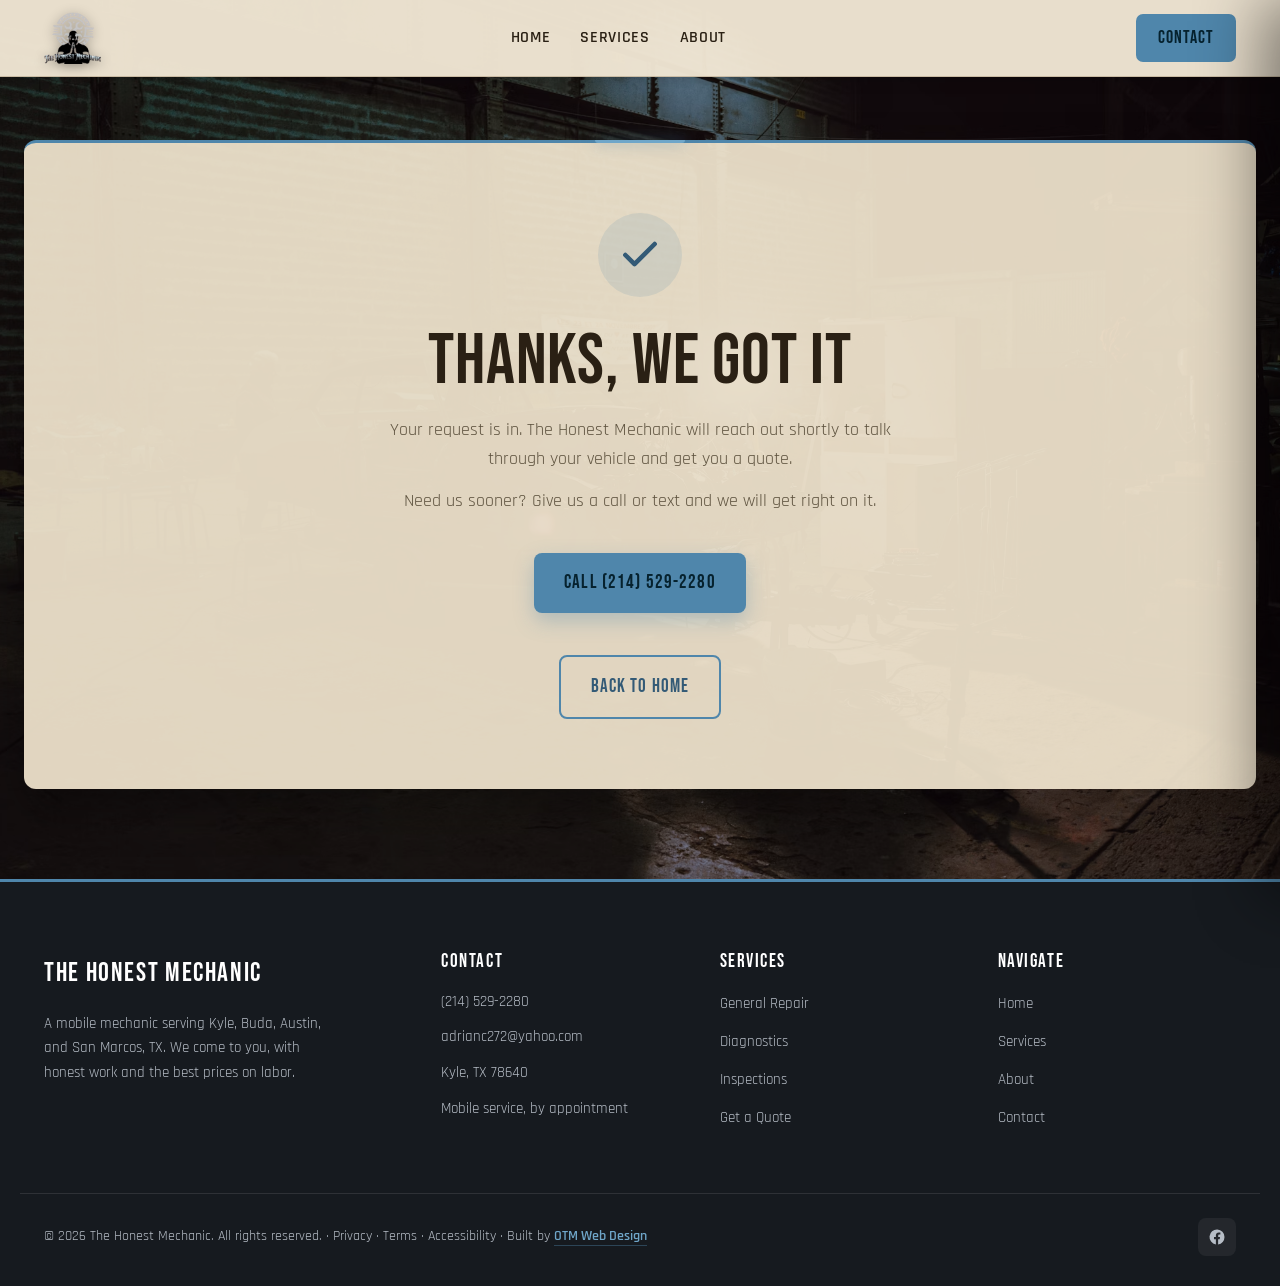
<file: thank-you.html>
<!DOCTYPE html>
<html lang="en">
<head>
  <meta charset="UTF-8">
  <meta name="viewport" content="width=device-width, initial-scale=1.0">
  <meta name="robots" content="noindex">
  <title>Thank You | The Honest Mechanic</title>
  <meta name="description" content="Thanks for reaching out to The Honest Mechanic. We have your request and will be in touch shortly.">

  <link rel="preconnect" href="https://fonts.googleapis.com">
  <link rel="preconnect" href="https://fonts.gstatic.com" crossorigin>
  <link href="https://fonts.googleapis.com/css2?family=Bebas+Neue&family=Rajdhani:wght@400;500;600;700&display=swap" rel="stylesheet">
  <link rel="stylesheet" href="styles.css">
</head>
<body data-page="book">

  <!-- NAV -->
  <nav class="nav">
    <div class="nav-inner">
      <a class="brand" href="index.html" aria-label="The Honest Mechanic home">
        <img src="assets/logo.png" alt="The Honest Mechanic logo" onerror="this.style.display='none'">
      </a>
      <ul class="nav-links">
        <li><a href="index.html" data-nav="home">Home</a></li>
        <li><a href="services.html" data-nav="services">Services</a></li>
        <li><a href="about.html" data-nav="about">About</a></li>
      </ul>
      <a href="book.html" class="nav-cta">Contact</a>
      <button class="hamburger" aria-label="Open menu" aria-expanded="false"><span></span><span></span><span></span></button>
    </div>
  </nav>
  <div class="nav-backdrop"></div>
  <aside class="mobile-menu" aria-label="Mobile navigation">
    <a href="index.html" data-nav="home">Home</a>
    <a href="services.html" data-nav="services">Services</a>
    <a href="about.html" data-nav="about">About</a>
    <a href="book.html" data-nav="book">Get a Quote</a>
    <a href="book.html" class="btn">Contact Us</a>
  </aside>

  <section style="min-height:78vh;display:flex;align-items:center;padding-top:140px">
    <div class="container has-tab thankyou">
      <div class="check" aria-hidden="true">
        <svg viewBox="0 0 24 24" fill="none" stroke="currentColor" stroke-width="2.5" stroke-linecap="round" stroke-linejoin="round"><path d="M20 6L9 17l-5-5"/></svg>
      </div>
      <h1>Thanks, We Got It</h1>
      <p>Your request is in. The Honest Mechanic will reach out shortly to talk through your vehicle and get you a quote.</p>
      <p>Need us sooner? Give us a call or text and we will get right on it.</p>
      <a href="tel:+12145292280" class="btn btn-primary">Call (214) 529-2280</a>
      <div style="margin-top:18px">
        <a href="index.html" class="btn btn-outline">Back to Home</a>
      </div>
    </div>
  </section>

  <!-- FOOTER -->
  <footer class="footer">
    <div class="footer-grid">
      <div class="footer-brand">
        <span class="brand-mark">THE HONEST MECHANIC</span>
        <p>A mobile mechanic serving Kyle, Buda, Austin, and San Marcos, TX. We come to you, with honest work and the best prices on labor.</p>
      </div>
      <div>
        <h4>Contact</h4>
        <ul class="footer-contact">
          <li><a href="tel:+12145292280">(214) 529-2280</a></li>
          <li><a href="mailto:adrianc272@yahoo.com">adrianc272@yahoo.com</a></li>
          <li><span>Kyle, TX 78640</span></li>
          <li><span>Mobile service, by appointment</span></li>
        </ul>
      </div>
      <div>
        <h4>Services</h4>
        <ul>
          <li><a href="services.html">General Repair</a></li>
          <li><a href="services.html">Diagnostics</a></li>
          <li><a href="services.html">Inspections</a></li>
          <li><a href="book.html">Get a Quote</a></li>
        </ul>
      </div>
      <div>
        <h4>Navigate</h4>
        <ul>
          <li><a href="index.html">Home</a></li>
          <li><a href="services.html">Services</a></li>
          <li><a href="about.html">About</a></li>
          <li><a href="book.html">Contact</a></li>
        </ul>
      </div>
    </div>
    <div class="footer-bottom">
      <div>&copy; 2026 The Honest Mechanic. All rights reserved. &middot;
        <a href="privacy.html">Privacy</a> &middot;
        <a href="terms.html">Terms</a> &middot;
        <a href="accessibility.html">Accessibility</a> &middot;
        Built by <a href="https://otm-designs.com" target="_blank" rel="noopener">OTM Web Design</a>
      </div>
      <div class="footer-social">
        <a href="https://www.facebook.com/TheHonestMechanic" target="_blank" rel="noopener" aria-label="The Honest Mechanic on Facebook">
          <svg viewBox="0 0 24 24" fill="currentColor"><path d="M22 12a10 10 0 1 0-11.5 9.9v-7H8v-2.9h2.5V9.8c0-2.5 1.5-3.9 3.8-3.9 1.1 0 2.2.2 2.2.2v2.5h-1.3c-1.2 0-1.6.8-1.6 1.6v1.9H16l-.4 2.9h-2.1v7A10 10 0 0 0 22 12z"/></svg>
        </a>
      </div>
    </div>
  </footer>

  <a href="tel:+12145292280" class="call-bar">Call Now &middot; (214) 529-2280</a>

  <script src="script.js"></script>
</body>
</html>
</file>
<file: styles.css>
/* ============================================================
   THE HONEST MECHANIC
   Built by OTM Web Design
   Background build: warm sandstone frames over a locked dark
   shop background, steel-blue brand accent. Mobile mechanic.
   ============================================================ */

/* ---------- RESET ---------- */
*, *::before, *::after { box-sizing: border-box; margin: 0; padding: 0; }
html { scroll-behavior: smooth; -webkit-text-size-adjust: 100%; }
img { max-width: 100%; display: block; }
a { text-decoration: none; color: inherit; }
ul { list-style: none; }
button { font-family: inherit; cursor: pointer; border: none; background: none; }
input, textarea, select { font-family: inherit; }

/* ---------- TOKENS ---------- */
:root {
  --accent: #4f86ab;
  --accent-bright: #6fa6c9;
  --accent-deep: #335a76;
  --accent-rgb: 79, 134, 171;

  --ink: #2a2014;
  --ink-soft: #5f5440;

  --frame: rgba(238, 227, 205, 0.94);
  --frame-card: rgba(249, 243, 230, 0.97);
  --frame-deep: rgba(24, 28, 33, 0.96);
  --frame-deep-text: #e6ecf2;
  --frame-deep-soft: #a6b3c0;

  --footer-bg: #161a1f;
  --line: rgba(122, 98, 58, 0.26);

  --bg-fallback: #0d1116;
  --media-fallback: linear-gradient(150deg, #1c2530 0%, #11161c 100%);

  --shadow-soft: 0 6px 18px rgba(0, 0, 0, 0.16);
  --shadow-lift: 0 20px 46px rgba(0, 0, 0, 0.30);

  --container: 1240px;
  --radius: 12px;
  --radius-card: 10px;

  --font-display: 'Bebas Neue', 'Arial Narrow', sans-serif;
  --font-body: 'Rajdhani', 'Segoe UI', system-ui, sans-serif;
}

/* ---------- BASE ---------- */
body {
  font-family: var(--font-body);
  font-size: 17px;
  line-height: 1.6;
  color: var(--ink);
  background: var(--bg-fallback);
  overflow-x: hidden;
}
body.nav-open { overflow: hidden; }

body::before {
  content: "";
  position: fixed;
  inset: 0;
  background-image: url('assets/body-bg.jpg');
  background-size: cover;
  background-position: center;
  background-color: var(--bg-fallback);
  filter: brightness(0.6);
  z-index: -1;
}

h1, h2, h3, h4 {
  font-family: var(--font-display);
  font-weight: 400;
  line-height: 1.02;
  letter-spacing: 0.01em;
  text-transform: uppercase;
  text-wrap: balance;
}
p { text-wrap: pretty; }

h1 { font-size: clamp(2.8rem, 6vw, 4.5rem); }
h2 { font-size: clamp(2.2rem, 4.5vw, 3.5rem); }
h3 { font-size: clamp(1.5rem, 2.4vw, 2rem); }

.lede { font-size: 1.15rem; color: var(--ink-soft); text-wrap: pretty; }

/* ---------- SHARED LAYOUT ---------- */
.inner { width: 100%; max-width: var(--container); margin: 0 auto; padding: 0 24px; }
section { padding: 90px 0; position: relative; }

.container {
  position: relative;
  width: calc(100% - 48px);
  max-width: var(--container);
  margin: 0 auto;
  background: var(--frame);
  border-radius: var(--radius);
  border-top: 3px solid var(--accent);
  box-shadow: var(--shadow-lift);
  padding: 70px 60px;
}
.container.has-tab::after {
  content: "";
  position: absolute;
  top: -3px;
  left: 50%;
  transform: translateX(-50%);
  width: 90px;
  height: 3px;
  background: var(--accent-bright);
  border-radius: 0 0 3px 3px;
  box-shadow: 0 0 14px rgba(var(--accent-rgb), 0.7);
}
.container--deep { background: var(--frame-deep); color: var(--frame-deep-text); }
.container--deep h2, .container--deep h3 { color: #fff; }

/* ---------- EYEBROW ---------- */
.eyebrow {
  display: inline-flex; align-items: center; gap: 12px;
  font-size: 0.78rem; font-weight: 700; letter-spacing: 0.22em; text-transform: uppercase;
  color: var(--accent-deep); margin-bottom: 18px;
}
.eyebrow::before { content: ""; width: 26px; height: 2px; background: var(--accent); }
.eyebrow--center { justify-content: center; }
.eyebrow--center::after { content: ""; width: 26px; height: 2px; background: var(--accent); }
.container--deep .eyebrow { color: var(--accent-bright); }

/* ---------- BUTTONS ---------- */
.btn {
  display: inline-flex; align-items: center; justify-content: center; gap: 10px;
  font-family: var(--font-display); font-size: 1.18rem; letter-spacing: 0.06em; text-transform: uppercase;
  padding: 15px 30px; border-radius: 8px;
  transition: transform 0.2s ease, background 0.2s ease, color 0.2s ease, box-shadow 0.2s ease;
}
.btn-primary { background: var(--accent); color: #06222e; box-shadow: 0 8px 20px rgba(var(--accent-rgb), 0.34); }
.btn-primary:hover { background: var(--accent-bright); transform: translateY(-3px); }
.btn-outline { border: 2px solid var(--accent); color: var(--accent-deep); }
.container--deep .btn-outline { color: var(--accent-bright); border-color: var(--accent-bright); }
.btn-outline:hover { background: var(--accent); color: #06222e; transform: translateY(-3px); }
.btn-ghost { border: 2px solid rgba(255, 255, 255, 0.55); color: #fff; }
.btn-ghost:hover { background: #fff; color: var(--ink); transform: translateY(-3px); }

/* ============================================================
   NAV
   ============================================================ */
.nav {
  position: fixed; top: 0; left: 0; right: 0; z-index: 100;
  background: rgba(240, 230, 211, 0.97);
  border-bottom: 1px solid rgba(122, 98, 58, 0.28);
  box-shadow: 0 2px 14px rgba(0, 0, 0, 0.18);
}
.nav-inner { display: flex; align-items: center; justify-content: space-between; max-width: var(--container); margin: 0 auto; padding: 12px 24px; }
.brand { display: flex; align-items: center; }
.brand img { height: 52px; width: auto; filter: drop-shadow(0 2px 6px rgba(0, 0, 0, 0.4)); transition: transform 0.25s ease; }
.brand:hover img { transform: scale(1.04); }
.nav-links { display: flex; align-items: center; gap: 30px; }
.nav-links a {
  font-size: 1.02rem; font-weight: 600; letter-spacing: 0.04em; text-transform: uppercase;
  color: var(--ink); padding: 6px 0; position: relative; transition: color 0.2s ease;
}
.nav-links a::after { content: ""; position: absolute; left: 0; bottom: 0; width: 0; height: 2px; background: var(--accent); transition: width 0.25s ease; }
.nav-links a:hover, .nav-links a.is-active { color: var(--accent-deep); }
.nav-links a:hover::after, .nav-links a.is-active::after { width: 100%; }
.nav-cta {
  font-family: var(--font-display); font-size: 1.1rem; letter-spacing: 0.06em;
  background: var(--accent); color: #06222e !important; padding: 10px 22px; border-radius: 7px;
  transition: background 0.2s ease, transform 0.2s ease;
}
.nav-cta::after { display: none; }
.nav-cta:hover { background: var(--accent-bright); transform: translateY(-2px); }

/* ---------- HAMBURGER ---------- */
.hamburger { display: none; position: relative; width: 48px; height: 48px; margin-left: auto; z-index: 220; }
.hamburger span {
  position: absolute; left: 11px; width: 26px; height: 2.5px; background: var(--accent-deep); border-radius: 2px;
  transition: transform 0.3s cubic-bezier(0.5, 0, 0.2, 1), opacity 0.3s cubic-bezier(0.5, 0, 0.2, 1);
}
.hamburger span:nth-child(1) { top: 16px; }
.hamburger span:nth-child(2) { top: 22.75px; }
.hamburger span:nth-child(3) { top: 29.5px; }
.hamburger.is-open span:nth-child(1) { transform: translateY(6.75px) rotate(45deg); }
.hamburger.is-open span:nth-child(2) { opacity: 0; }
.hamburger.is-open span:nth-child(3) { transform: translateY(-6.75px) rotate(-45deg); }

/* ---------- MOBILE MENU ---------- */
.nav-backdrop { position: fixed; inset: 0; background: rgba(0, 0, 0, 0.55); backdrop-filter: blur(2px); opacity: 0; pointer-events: none; transition: opacity 0.35s ease; z-index: 200; }
.nav-backdrop.is-open { opacity: 1; pointer-events: auto; }
.mobile-menu {
  position: fixed; top: 0; right: 0; bottom: 0; width: min(78vw, 360px);
  background: linear-gradient(165deg, #0e1318 0%, #161d25 60%, #1f2832 100%);
  border-left: 3px solid var(--accent); box-shadow: -20px 0 60px rgba(0, 0, 0, 0.45);
  padding: 96px 32px 50px; transform: translateX(100%);
  transition: transform 0.4s cubic-bezier(0.5, 0, 0.2, 1); z-index: 210; display: flex; flex-direction: column;
}
.mobile-menu.is-open { transform: translateX(0); }
.mobile-menu a {
  font-family: var(--font-display); font-size: 1.55rem; letter-spacing: 0.1em; text-transform: uppercase;
  color: #e6ecf2; padding: 18px 0; border-bottom: 1px solid rgba(var(--accent-rgb), 0.22);
  transition: color 0.3s cubic-bezier(0.5, 0, 0.2, 1), padding-left 0.3s cubic-bezier(0.5, 0, 0.2, 1);
}
.mobile-menu a:hover, .mobile-menu a.is-active { color: var(--accent-bright); padding-left: 10px; }
.mobile-menu .btn { margin-top: 26px; width: 100%; background: var(--accent); color: #06222e; border: none; }
.mobile-menu .btn:hover { background: var(--accent-bright); }

/* ============================================================
   HERO
   ============================================================ */
.hero {
  position: relative; min-height: 88vh; display: flex; align-items: center; padding: 130px 0 90px;
  background-color: #0b0f14; background-size: cover; background-position: center; overflow: hidden;
}
.hero::before { content: ""; position: absolute; inset: 0; background: linear-gradient(100deg, rgba(8, 11, 15, 0.93) 0%, rgba(8, 11, 15, 0.76) 42%, rgba(8, 11, 15, 0.4) 100%); }
.hero-content { position: relative; max-width: 720px; }
.hero h1 { color: #fff; margin-bottom: 22px; }
.hero h1 span { color: var(--accent-bright); }
.hero p { color: #e2e7ee; font-size: 1.22rem; max-width: 580px; margin-bottom: 34px; }
.hero-actions { display: flex; flex-wrap: wrap; gap: 16px; }
.hero-trust { display: flex; flex-wrap: wrap; gap: 14px 28px; margin-top: 38px; }
.hero-trust span { display: inline-flex; align-items: center; gap: 9px; font-size: 0.92rem; font-weight: 600; letter-spacing: 0.04em; text-transform: uppercase; color: #ccd3da; }
.hero-trust span::before { content: ""; width: 8px; height: 8px; border-radius: 50%; background: var(--accent); }

.hero--page { min-height: 52vh; border-bottom: 3px solid var(--accent); }
.hero--page .hero-content { max-width: 820px; }

/* ============================================================
   MARQUEE
   ============================================================ */
.marquee { background: var(--frame-deep); border-top: 2px solid var(--accent); border-bottom: 2px solid var(--accent); overflow: hidden; padding: 0; }
.marquee-track { display: flex; width: max-content; animation: marquee 38s linear infinite; }
.marquee:hover .marquee-track { animation-play-state: paused; }
.marquee-item { display: inline-flex; align-items: center; padding: 18px 0; font-family: var(--font-display); font-size: 1.3rem; letter-spacing: 0.08em; color: var(--frame-deep-text); white-space: nowrap; }
.marquee-item::after { content: ""; display: inline-block; width: 7px; height: 7px; border-radius: 50%; background: var(--accent); margin: 0 28px; }
@keyframes marquee { from { transform: translateX(0); } to { transform: translateX(-50%); } }
@media (prefers-reduced-motion: reduce) { .marquee-track { animation: none; flex-wrap: wrap; justify-content: center; } }

/* ============================================================
   SECTION HEADS + INTRO
   ============================================================ */
.section-head { max-width: 760px; margin-bottom: 48px; }
.section-head.center { margin-left: auto; margin-right: auto; text-align: center; }
.section-head p { margin-top: 14px; }

.intro-grid { display: grid; grid-template-columns: 1fr 1fr; gap: 54px; align-items: center; }
.intro-media { position: relative; min-height: 380px; border-radius: var(--radius-card); background: var(--media-fallback); box-shadow: var(--shadow-soft); overflow: hidden; }
.intro-media img { width: 100%; height: 100%; min-height: 380px; object-fit: cover; }
.intro-badge { position: absolute; bottom: 22px; left: 22px; background: var(--frame-deep); color: #fff; padding: 16px 22px; border-radius: 10px; border-left: 3px solid var(--accent); box-shadow: var(--shadow-lift); z-index: 2; }
.intro-badge strong { display: block; font-family: var(--font-display); font-size: 2rem; color: var(--accent-bright); line-height: 1; }
.intro-badge span { font-size: 0.82rem; letter-spacing: 0.12em; text-transform: uppercase; }
.intro-copy h2 { margin-bottom: 18px; }
.intro-copy p + p { margin-top: 16px; }
.intro-list { margin-top: 24px; display: grid; gap: 12px; }
.intro-list li { display: flex; gap: 12px; font-weight: 600; }
.intro-list li::before { content: "\2713"; color: var(--accent-deep); font-weight: 700; }
.intro-actions { margin-top: 28px; display: flex; gap: 14px; flex-wrap: wrap; }

/* ---------- CARD GRID ---------- */
.card-grid { display: grid; grid-template-columns: repeat(3, 1fr); gap: 26px; }
.card { background: var(--frame-card); border: 1px solid var(--line); border-radius: var(--radius-card); padding: 34px; box-shadow: var(--shadow-soft); transition: transform 0.25s ease, box-shadow 0.25s ease, border-color 0.25s ease; }
.card:hover { transform: translateY(-4px); box-shadow: var(--shadow-lift); border-color: var(--accent); }
.card-icon { width: 52px; height: 52px; display: flex; align-items: center; justify-content: center; border-radius: 10px; background: rgba(var(--accent-rgb), 0.12); color: var(--accent-deep); margin-bottom: 20px; }
.card-icon svg { width: 28px; height: 28px; }
.card h3 { margin-bottom: 12px; }
.card p { color: var(--ink-soft); }
.services-more { text-align: center; margin-top: 40px; }

/* ---------- STATS ---------- */
.stats-grid { display: grid; grid-template-columns: repeat(4, 1fr); gap: 30px; text-align: center; }
.stat strong { display: block; font-family: var(--font-display); font-size: clamp(2.6rem, 4vw, 3.6rem); color: var(--accent-bright); line-height: 1; }
.stat span { display: block; margin-top: 10px; font-size: 0.92rem; letter-spacing: 0.06em; text-transform: uppercase; color: var(--frame-deep-soft); }

/* ---------- PROCESS (standard sub-cards) ---------- */
.process-grid { display: grid; grid-template-columns: repeat(4, 1fr); gap: 26px; }
.step { position: relative; background: var(--frame-card); border: 1px solid var(--line); border-radius: var(--radius-card); padding: 32px 30px; box-shadow: var(--shadow-soft); transition: transform 0.25s ease, box-shadow 0.25s ease, border-color 0.25s ease; }
.step:hover { transform: translateY(-4px); box-shadow: var(--shadow-lift); border-color: var(--accent); }
.step-num { font-family: var(--font-display); font-size: 2.6rem; color: var(--accent); line-height: 1; display: block; margin-bottom: 12px; }
.step h3 { font-size: 1.35rem; margin-bottom: 10px; }
.step p { color: var(--ink-soft); font-size: 0.98rem; }

/* ---------- REVIEWS ---------- */
.review-card { background: var(--frame-card); border-left: 3px solid var(--accent); border-radius: var(--radius-card); padding: 34px 36px; box-shadow: var(--shadow-soft); }
.review-stars { color: var(--accent); letter-spacing: 3px; margin-bottom: 14px; font-size: 1.05rem; }
.review-card blockquote { font-size: 1.15rem; line-height: 1.55; color: var(--ink); }
.review-author { margin-top: 18px; font-weight: 700; letter-spacing: 0.04em; text-transform: uppercase; color: var(--ink-soft); font-size: 0.88rem; }

.rev-carousel { max-width: 820px; margin: 0 auto; }
.rev-viewport { overflow: hidden; padding: 8px; }
.rev-track { display: flex; transition: transform 0.5s ease; }
.rev-slide { min-width: 100%; display: flex; }
.rev-slide .review-card { width: 100%; }
.rev-controls { display: flex; align-items: center; justify-content: center; gap: 18px; margin-top: 26px; }
.rev-btn { width: 44px; height: 44px; border-radius: 50%; border: 2px solid var(--accent); color: var(--accent-deep); display: flex; align-items: center; justify-content: center; transition: background 0.2s ease, color 0.2s ease, transform 0.2s ease; }
.rev-btn:hover { background: var(--accent); color: #fff; transform: translateY(-2px); }
.rev-btn svg { width: 20px; height: 20px; }
.rev-dots { display: flex; gap: 10px; }
.rev-dot { width: 10px; height: 10px; border-radius: 50%; background: rgba(var(--accent-rgb), 0.3); transition: background 0.2s ease, transform 0.2s ease; }
.rev-dot.is-active { background: var(--accent); transform: scale(1.3); }

/* ============================================================
   CTA STRIP
   ============================================================ */
.cta { position: relative; overflow: hidden; text-align: center; color: #fff; background-color: #12161b; background-image: url('assets/cta-bg.jpg'); background-size: cover; background-position: center; }
.cta::before { content: ""; position: absolute; inset: 0; background: rgba(18, 22, 28, 0.78); }
.cta > * { position: relative; }
.cta h2 { color: #fff; font-size: clamp(1.9rem, 3.2vw, 2.7rem); margin-bottom: 16px; }
.cta p { color: #e2e7ee; max-width: 640px; margin: 0 auto 28px; }
.cta-actions { display: flex; flex-wrap: wrap; gap: 16px; justify-content: center; }
.cta-trust { display: flex; justify-content: center; gap: 20px; flex-wrap: wrap; margin-top: 36px; padding-top: 28px; border-top: 1px solid rgba(255, 255, 255, 0.18); }
.cta-trust div { min-width: 120px; }
.cta-trust strong { display: block; font-family: var(--font-display); font-size: 1.9rem; color: var(--accent-bright); line-height: 1; }
.cta-trust span { font-size: 0.78rem; letter-spacing: 0.08em; text-transform: uppercase; color: #ccd3da; }

/* ============================================================
   FOOTER
   ============================================================ */
.footer { background: var(--footer-bg); border-top: 3px solid var(--accent); color: #b6bdc6; padding: 70px 0 30px; }
.footer-grid { display: grid; grid-template-columns: 1.5fr 1fr 1fr 1fr; gap: 40px; max-width: var(--container); margin: 0 auto; padding: 0 24px; }
.footer-brand .brand-mark { font-family: var(--font-display); font-size: 1.7rem; letter-spacing: 0.06em; color: #fff; }
.footer-brand p { margin-top: 16px; font-size: 0.96rem; max-width: 280px; }
.footer h4 { font-family: var(--font-display); font-size: 1.2rem; letter-spacing: 0.08em; color: #fff; margin-bottom: 18px; }
.footer ul li { margin-bottom: 11px; }
.footer ul a, .footer-contact a, .footer-contact span { color: #b6bdc6; font-size: 0.96rem; transition: color 0.2s ease; }
.footer ul a:hover, .footer-contact a:hover { color: var(--accent-bright); }
.footer-contact li { display: flex; gap: 10px; align-items: flex-start; }
.footer-bottom { max-width: var(--container); margin: 50px auto 0; padding: 24px 24px 0; border-top: 1px solid rgba(255, 255, 255, 0.1); display: flex; flex-wrap: wrap; justify-content: space-between; align-items: center; gap: 14px; font-size: 0.88rem; }
.footer-social { display: flex; gap: 14px; }
.footer-social a { width: 38px; height: 38px; display: flex; align-items: center; justify-content: center; border-radius: 8px; background: rgba(255, 255, 255, 0.06); color: #b6bdc6; transition: background 0.2s ease, color 0.2s ease; }
.footer-social a:hover { background: var(--accent); color: #06222e; }
.footer-social svg { width: 18px; height: 18px; }

a[href*="otm-designs"] { color: var(--accent-bright); font-weight: 600; border-bottom: 1px solid rgba(var(--accent-rgb), 0.4); }
a[href*="otm-designs"]:hover { color: #fff; border-color: #fff; }

/* ============================================================
   FORMS
   ============================================================ */
.book-grid { display: grid; grid-template-columns: 1.4fr 1fr; gap: 40px; align-items: start; }
.form-shell { background: var(--frame-card); border-radius: var(--radius-card); border: 1px solid var(--line); padding: 40px; box-shadow: var(--shadow-soft); }
.field { margin-bottom: 20px; }
.field label { display: block; font-weight: 700; letter-spacing: 0.04em; text-transform: uppercase; font-size: 0.82rem; margin-bottom: 8px; color: var(--ink); }
.field input, .field textarea, .field select { width: 100%; padding: 13px 15px; border: 1px solid var(--line); border-radius: 8px; background: #fff; color: var(--ink); font-size: 1rem; transition: border-color 0.2s ease, box-shadow 0.2s ease; }
.field input:focus, .field textarea:focus, .field select:focus { outline: none; border-color: var(--accent); box-shadow: 0 0 0 3px rgba(var(--accent-rgb), 0.25); }
.field textarea { min-height: 130px; resize: vertical; }
.form-row { display: grid; grid-template-columns: 1fr 1fr; gap: 18px; }
.form-shell .btn { width: 100%; margin-top: 8px; }

.contact-panel { background: var(--frame-deep); color: var(--frame-deep-text); border-radius: var(--radius-card); border-top: 3px solid var(--accent); padding: 36px; box-shadow: var(--shadow-soft); }
.contact-panel h3 { color: #fff; margin-bottom: 20px; }
.contact-item { display: flex; gap: 14px; align-items: flex-start; margin-bottom: 22px; }
.contact-item svg { width: 22px; height: 22px; color: var(--accent-bright); flex-shrink: 0; margin-top: 3px; }
.contact-item strong { display: block; color: #fff; letter-spacing: 0.04em; text-transform: uppercase; font-size: 0.82rem; margin-bottom: 3px; }
.contact-item a, .contact-item span { color: var(--frame-deep-soft); }
.contact-item a:hover { color: var(--accent-bright); }

/* ---------- THANK YOU ---------- */
.thankyou { text-align: center; }
.thankyou .check { width: 84px; height: 84px; margin: 0 auto 28px; border-radius: 50%; background: rgba(var(--accent-rgb), 0.14); display: flex; align-items: center; justify-content: center; color: var(--accent-deep); }
.thankyou .check svg { width: 44px; height: 44px; }
.thankyou h1 { margin-bottom: 18px; }
.thankyou p { max-width: 520px; margin: 0 auto 14px; color: var(--ink-soft); font-size: 1.1rem; }
.thankyou .btn { margin-top: 24px; }

/* ---------- LEGAL ---------- */
.legal-body { max-width: 820px; }
.legal-body .legal-updated { color: var(--ink-soft); font-style: normal; margin-bottom: 30px; font-weight: 600; }
.legal-body h2 { font-size: 1.6rem; margin: 34px 0 12px; }
.legal-body p, .legal-body li { color: var(--ink-soft); margin-bottom: 12px; }
.legal-body ul { padding-left: 22px; list-style: disc; }
.legal-body a { color: var(--accent-deep); border-bottom: 1px solid rgba(var(--accent-rgb), 0.4); }

/* ---------- MOBILE CALL BAR ---------- */
.call-bar { display: none; position: fixed; bottom: 0; left: 0; right: 0; z-index: 90; background: var(--accent); color: #06222e; text-align: center; padding: 13px; font-family: var(--font-display); font-size: 1.25rem; letter-spacing: 0.06em; box-shadow: 0 -6px 18px rgba(0, 0, 0, 0.25); }
.call-bar:hover { background: var(--accent-bright); }

/* ============================================================
   RESPONSIVE
   ============================================================ */
@media (max-width: 1100px) {
  .container { padding: 50px 36px; }
  .card-grid { grid-template-columns: repeat(2, 1fr); }
  .process-grid { grid-template-columns: repeat(2, 1fr); }
  .stats-grid { grid-template-columns: repeat(2, 1fr); gap: 36px 30px; }
  .footer-grid { grid-template-columns: 1fr 1fr; gap: 36px; }
}
@media (max-width: 900px) {
  section { padding: 70px 0; }
  body { padding-bottom: 52px; }
  .nav-links { display: none; }
  .nav-cta { display: none; }
  .hamburger { display: block; }
  .call-bar { display: block; }
  .intro-grid { grid-template-columns: 1fr; gap: 36px; }
  .review-grid { grid-template-columns: 1fr; }
  .book-grid { grid-template-columns: 1fr; }
  .hero { min-height: 78vh; }
}
@media (max-width: 560px) {
  body { font-size: 16px; }
  .container { width: calc(100% - 32px); padding: 36px 22px; }
  .card-grid { grid-template-columns: 1fr; }
  .process-grid { grid-template-columns: 1fr; }
  .stats-grid { grid-template-columns: 1fr; gap: 28px; }
  .footer-grid { grid-template-columns: 1fr; }
  .form-row { grid-template-columns: 1fr; }
  .hero-actions { flex-direction: column; }
  .hero-actions .btn { width: 100%; }
  .cta-actions { flex-direction: column; }
  .cta-actions .btn { width: 100%; }
}
</file>
